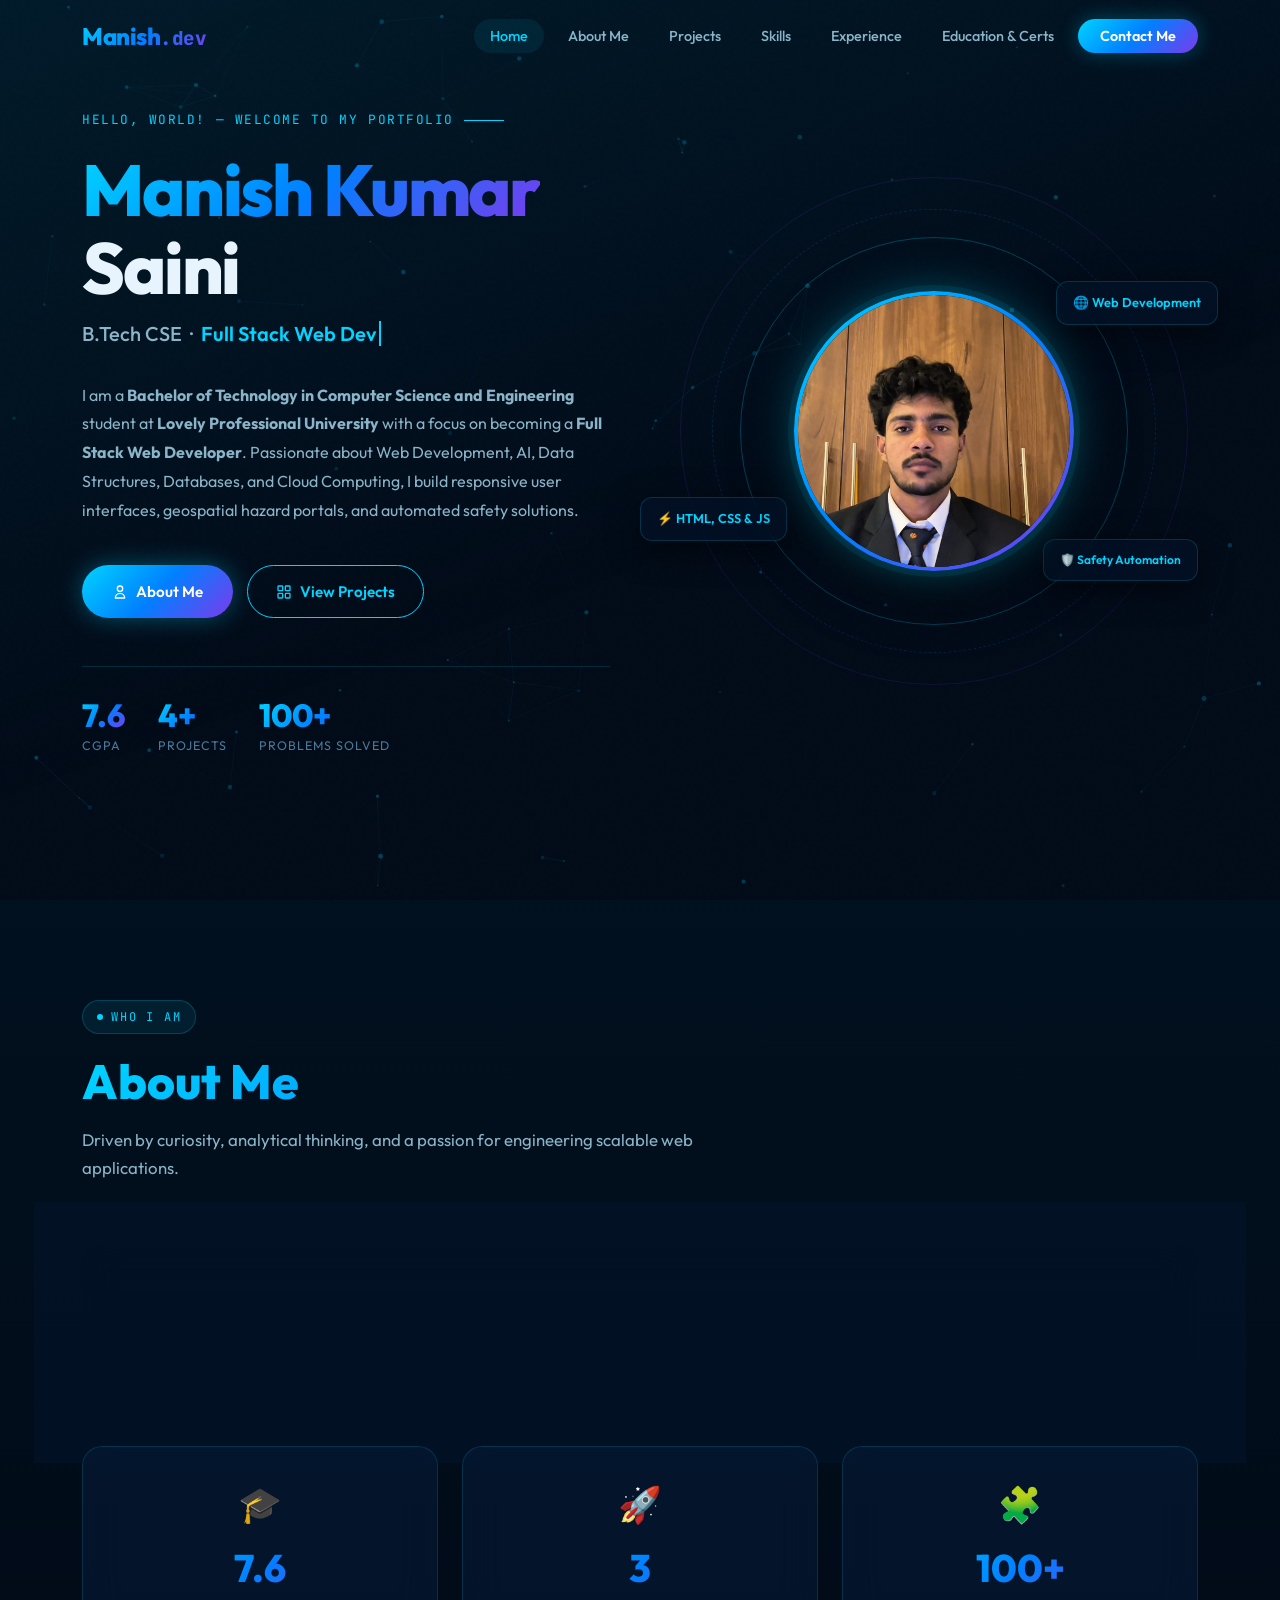
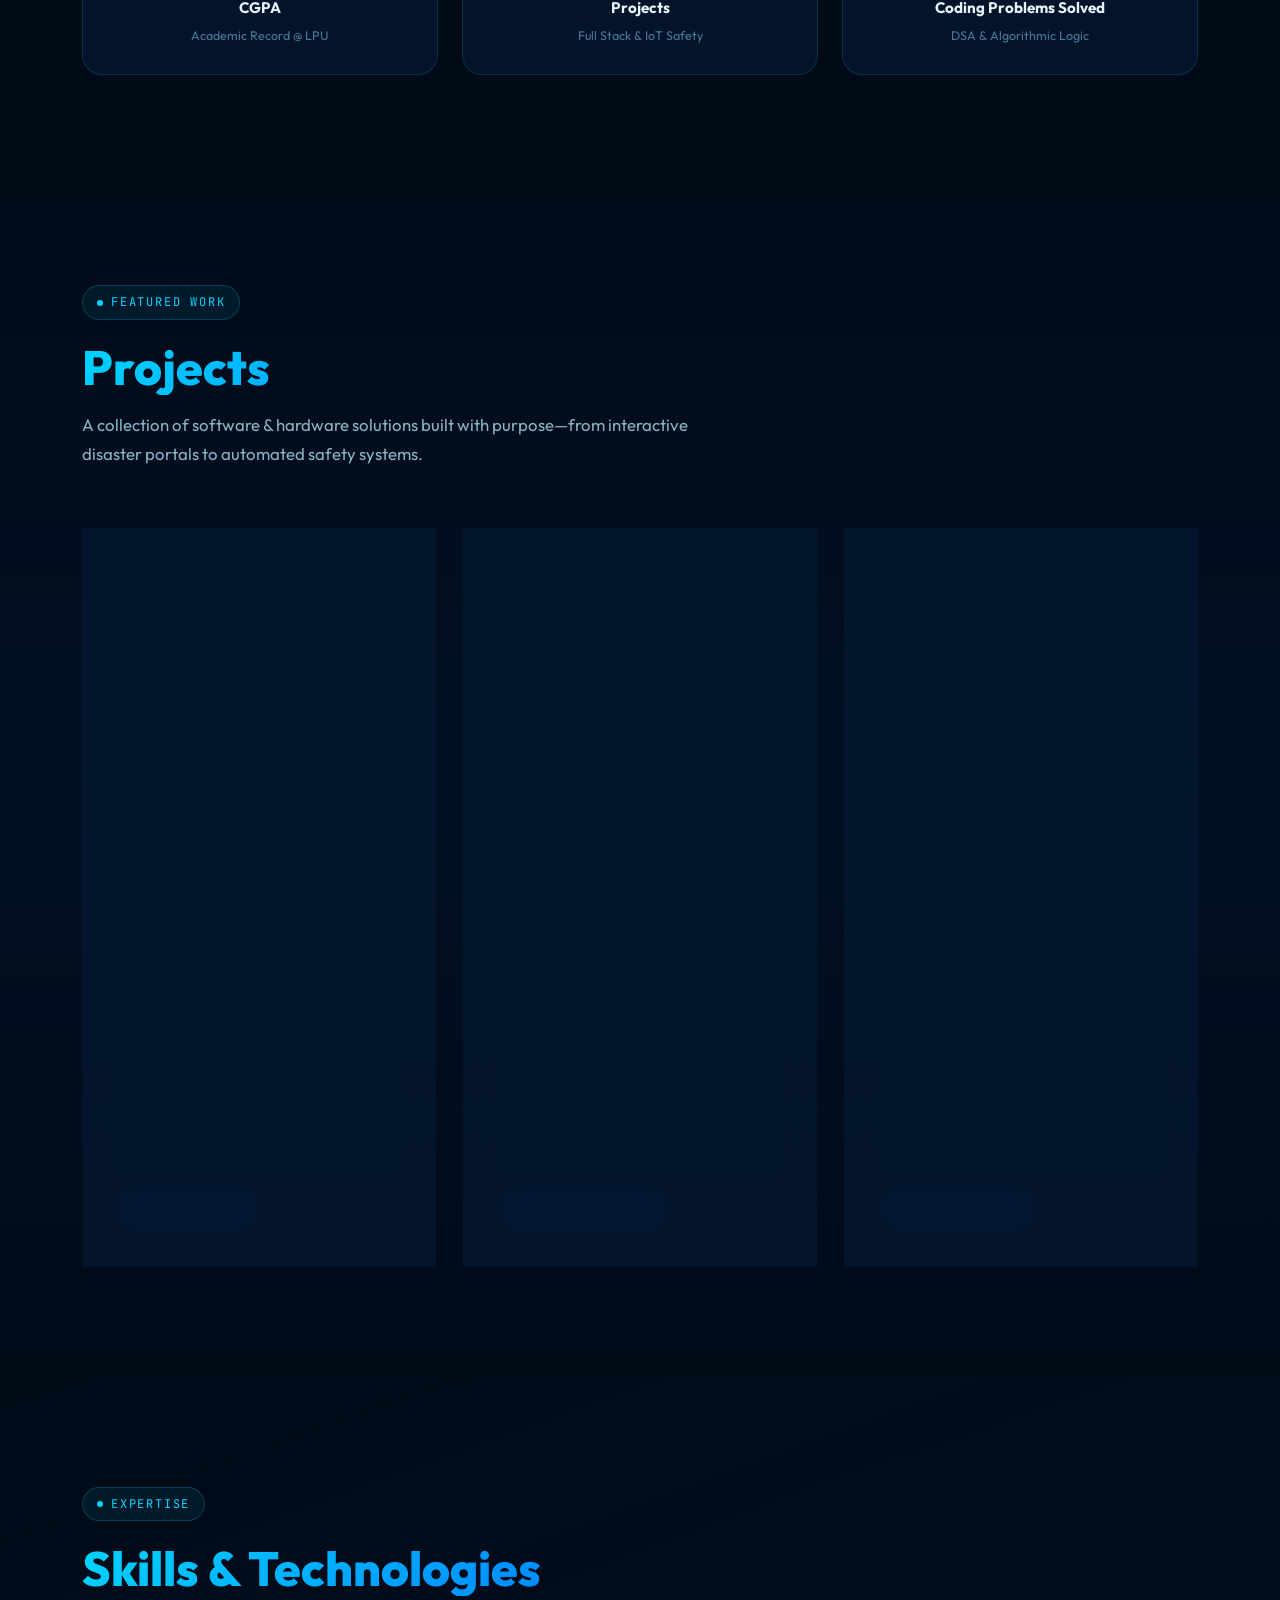
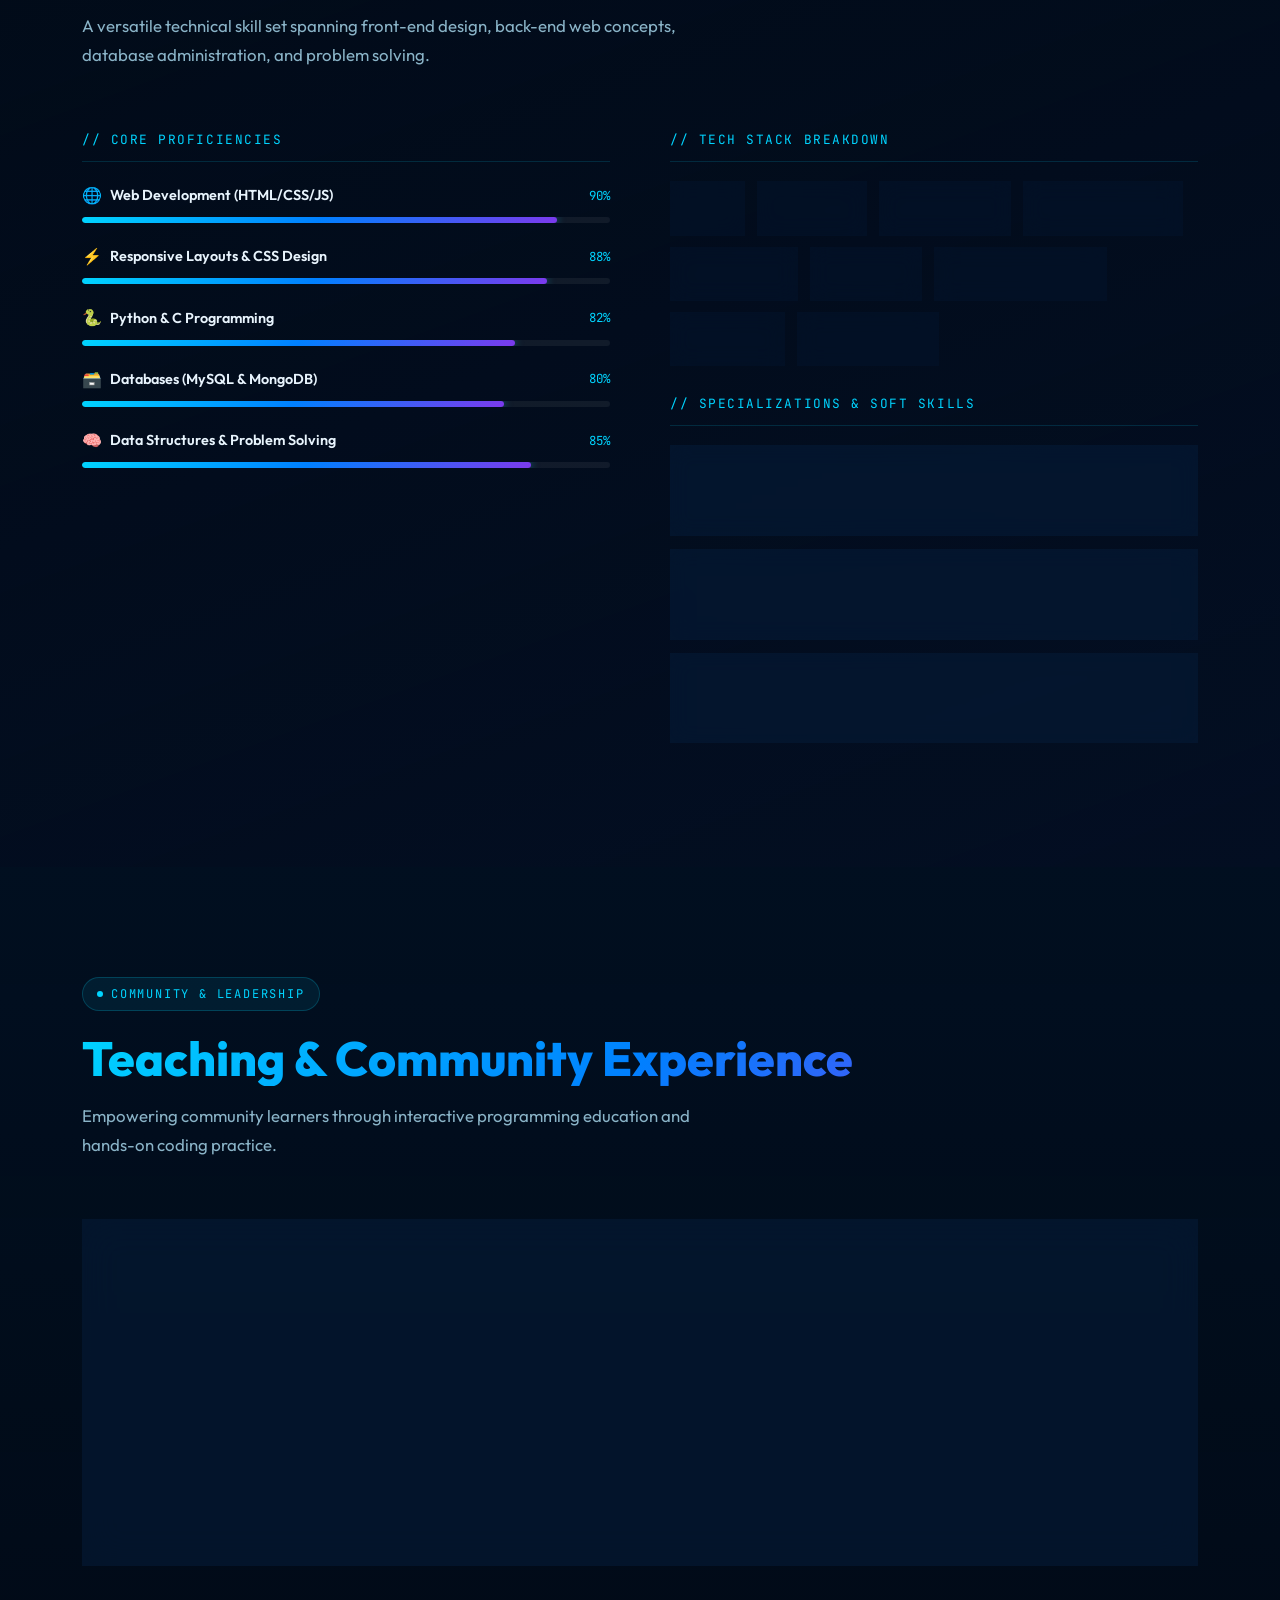
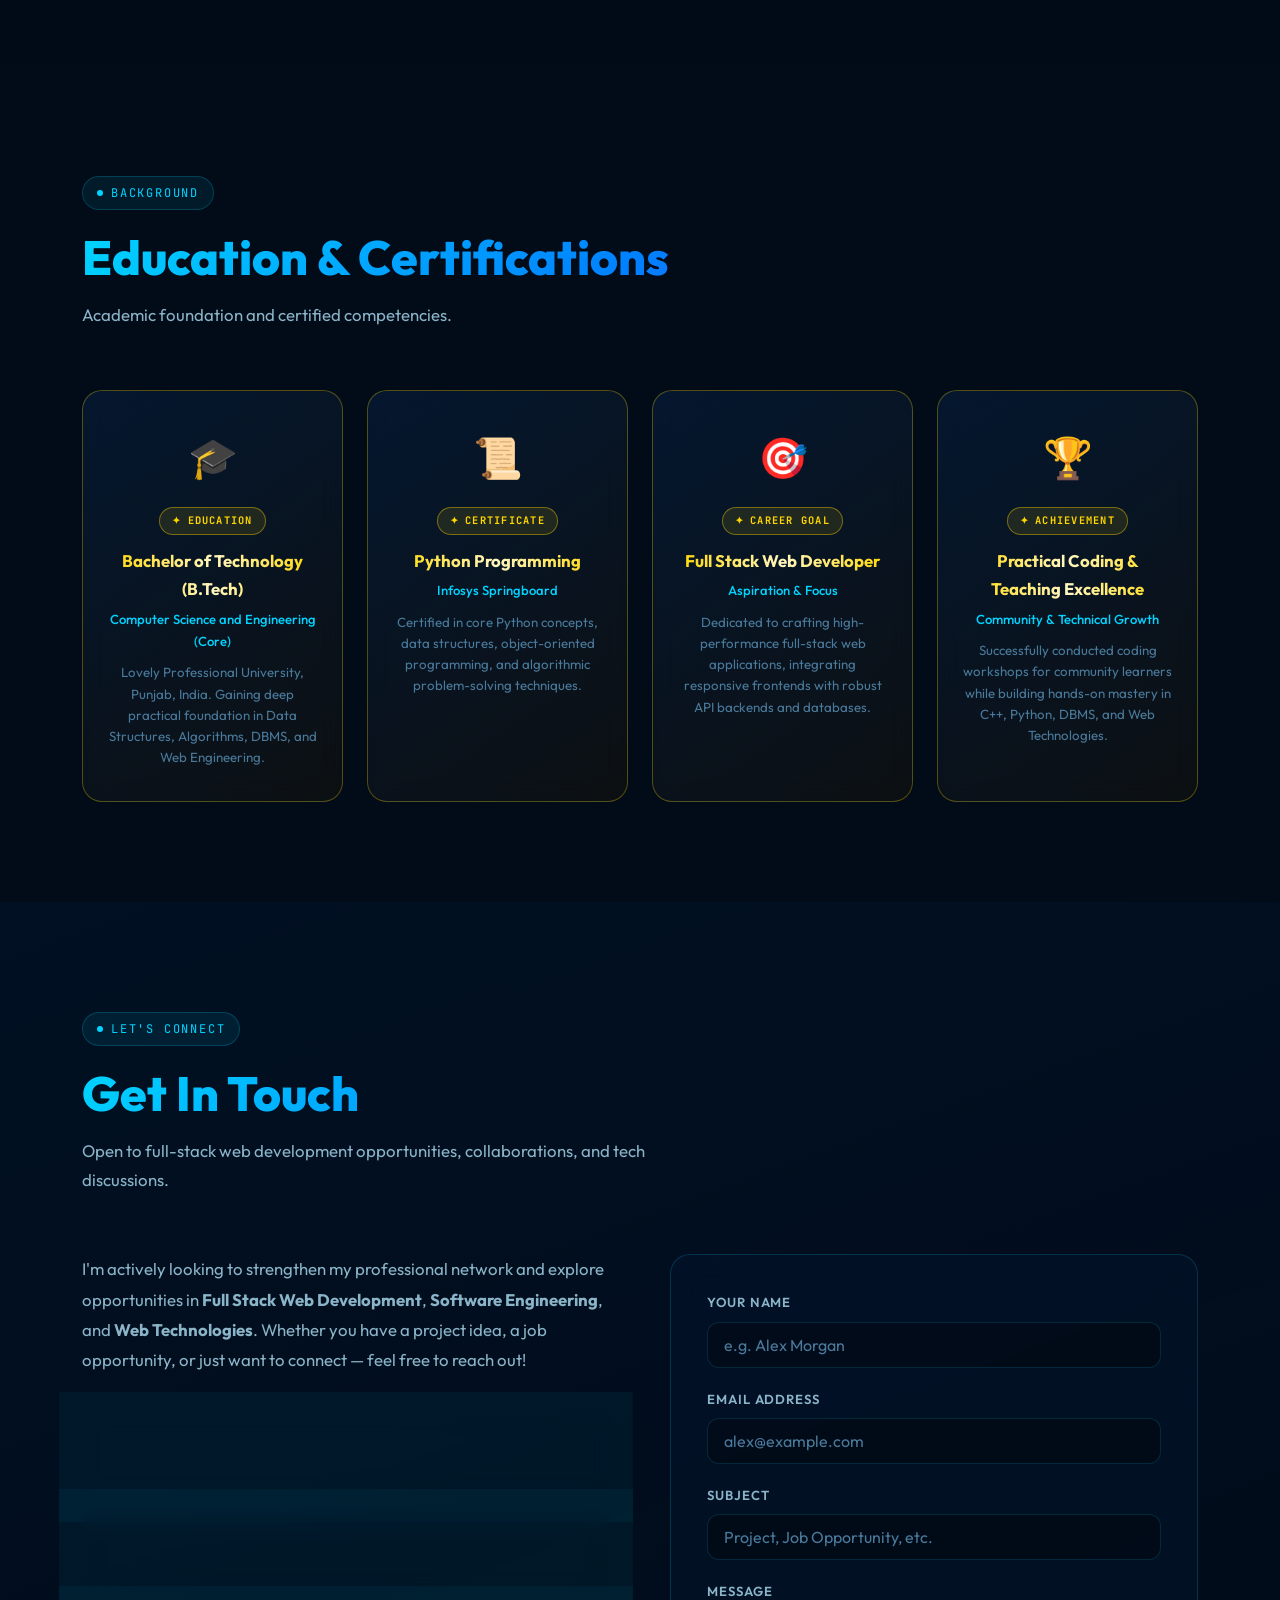
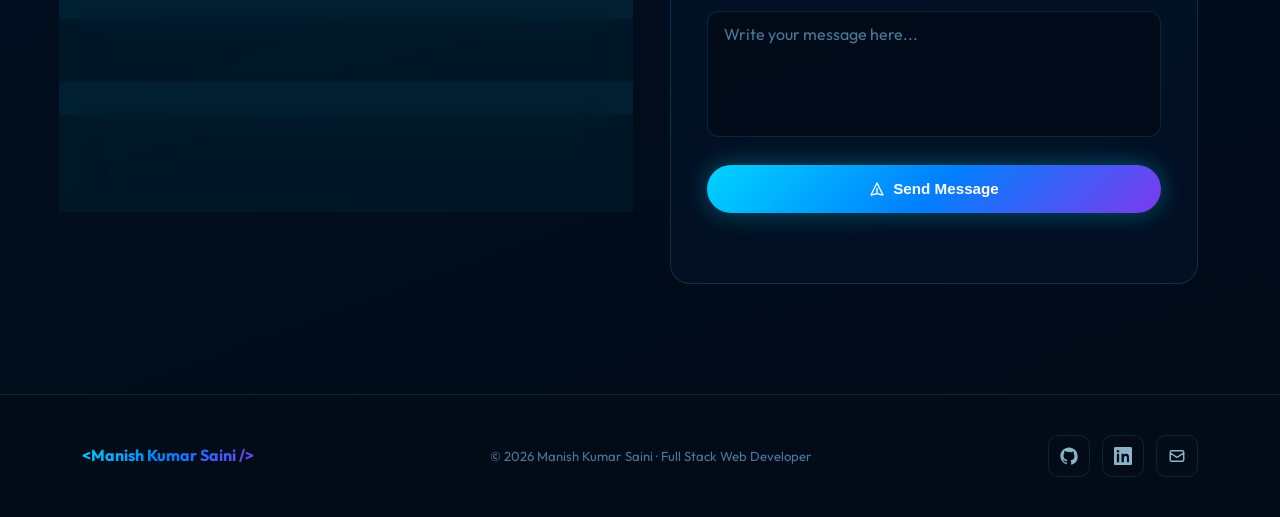
<file: index.html>
<!DOCTYPE html>
<html lang="en">
<head>
  <meta charset="UTF-8" />
  <meta name="viewport" content="width=device-width, initial-scale=1.0" />
  <meta name="description" content="Manish Kumar Saini – Full Stack Web Developer & B.Tech CSE Student at Lovely Professional University. Portfolio showcasing projects in HTML/CSS, JavaScript, Web Development, and IoT Safety Automation." />
  <meta name="keywords" content="Manish Kumar Saini, Portfolio, Full Stack Web Developer, B.Tech CSE, Lovely Professional University, HTML, CSS, JavaScript, Web Development" />
  <meta name="author" content="Manish Kumar Saini" />
  <meta property="og:title" content="Manish Kumar Saini | Full Stack Web Developer Portfolio" />
  <meta property="og:description" content="Portfolio of Manish Kumar Saini – B.Tech CSE Student & Full Stack Web Developer." />
  <title>Manish Kumar Saini | Full Stack Web Developer</title>
  <link rel="stylesheet" href="style.css" />
  <link rel="preconnect" href="https://fonts.googleapis.com" />
  <link rel="preconnect" href="https://fonts.gstatic.com" crossorigin />
  <link href="https://fonts.googleapis.com/css2?family=Outfit:wght@300;400;500;600;700;800&family=JetBrains+Mono:wght@400;500&display=swap" rel="stylesheet" />
</head>
<body>

  <!-- Animated Particle Canvas -->
  <canvas id="bg-canvas"></canvas>

  <!-- ==================== NAVBAR ==================== -->
  <nav id="navbar">
    <div class="container nav-inner">
      <a href="#home" class="nav-logo" id="nav-logo">Manish<span>.dev</span></a>
      <ul class="nav-links" id="nav-links">
        <li><a href="#home" id="nav-home" class="active">Home</a></li>
        <li><a href="#about" id="nav-about">About Me</a></li>
        <li><a href="#projects" id="nav-projects">Projects</a></li>
        <li><a href="#skills" id="nav-skills">Skills</a></li>
        <li><a href="#experience" id="nav-experience">Experience</a></li>
        <li><a href="#education" id="nav-education">Education & Certs</a></li>
        <li><a href="#contact" id="nav-contact" class="nav-cta">Contact Me</a></li>
      </ul>
      <div class="nav-hamburger" id="hamburger" aria-label="Toggle menu" role="button" tabindex="0">
        <span></span><span></span><span></span>
      </div>
    </div>
  </nav>

  <!-- ==================== HERO / HOME ==================== -->
  <section id="home">
    <div class="hero-bg-image" aria-hidden="true"></div>
    <div class="container hero-inner">

      <!-- LEFT: Text -->
      <div class="hero-content">
        <div class="hero-eyebrow">Hello, World! — Welcome to my Portfolio</div>

        <h1 class="hero-name">
          <span class="gradient-text">Manish Kumar</span><br />Saini
        </h1>

        <p class="hero-title-line">
          B.Tech CSE &nbsp;·&nbsp; <span class="typed-text" id="typed-role">Full Stack Web Developer</span>
        </p>

        <p class="hero-desc">
          I am a <strong>Bachelor of Technology in Computer Science and Engineering</strong> student at <strong>Lovely Professional University</strong> with a focus on becoming a <strong>Full Stack Web Developer</strong>. Passionate about Web Development, AI, Data Structures, Databases, and Cloud Computing, I build responsive user interfaces, geospatial hazard portals, and automated safety solutions.
        </p>

        <div class="hero-actions">
          <a href="#about" class="btn-primary" id="hero-view-about">
            <svg width="16" height="16" fill="none" viewBox="0 0 24 24" stroke="currentColor" stroke-width="2"><path stroke-linecap="round" stroke-linejoin="round" d="M16 7a4 4 0 11-8 0 4 4 0 018 0zM12 14a7 7 0 00-7 7h14a7 7 0 00-7-7z"/></svg>
            About Me
          </a>
          <a href="#projects" class="btn-secondary" id="hero-view-projects">
            <svg width="16" height="16" fill="none" viewBox="0 0 24 24" stroke="currentColor" stroke-width="2"><rect x="3" y="3" width="7" height="7" rx="1"/><rect x="14" y="3" width="7" height="7" rx="1"/><rect x="3" y="14" width="7" height="7" rx="1"/><rect x="14" y="14" width="7" height="7" rx="1"/></svg>
            View Projects
          </a>
        </div>

        <div class="hero-stats">
          <div class="stat-item">
            <div class="stat-number">7.6</div>
            <div class="stat-label">CGPA</div>
          </div>
          <div class="stat-item">
            <div class="stat-number" id="stat-projects">3</div>
            <div class="stat-label">Projects</div>
          </div>
          <div class="stat-item">
            <div class="stat-number">100+</div>
            <div class="stat-label">Problems Solved</div>
          </div>
        </div>
      </div>

      <!-- RIGHT: Profile Photo -->
      <div class="hero-visual">
        <div class="profile-photo-wrapper">
          <div class="profile-ring profile-ring-1"></div>
          <div class="profile-ring profile-ring-2"></div>
          <div class="profile-ring profile-ring-3"></div>
          <div class="profile-img-container">
            <img src="profile.jpg" alt="Manish Kumar Saini" class="profile-img" />
          </div>
        </div>
        <div class="floating-badge fb1">🌐 Web Development</div>
        <div class="floating-badge fb2">⚡ HTML, CSS & JS</div>
        <div class="floating-badge fb3">🛡️ Safety Automation</div>
      </div>

    </div>
  </section>

  <!-- ==================== ABOUT ME ==================== -->
  <section id="about">
    <div class="container">
      <div class="reveal">
        <div class="section-tag">Who I Am</div>
        <h2 class="section-title">About Me</h2>
        <p class="section-sub">Driven by curiosity, analytical thinking, and a passion for engineering scalable web applications.</p>
      </div>

      <div class="about-wrapper">
        <!-- Main Bio Text -->
        <div class="about-content reveal reveal-delay-1">
          <p class="about-bio-text">
            I am a <strong>Bachelor of Technology in Computer Science and Engineering</strong> student at <strong>Lovely Professional University</strong> with a focus on becoming a <strong>Full Stack Web Developer</strong>. Passionate about <strong>Web Development</strong>, <strong>AI</strong>, <strong>Data Structures</strong>, <strong>Databases</strong>, and <strong>Cloud Computing</strong>, I build responsive user interfaces, geospatial hazard portals, and automated safety solutions.
          </p>
        </div>

        <!-- Metric Stat Tiles Grid -->
        <div class="about-tiles-grid reveal reveal-delay-2">

          <!-- Tile 1: CGPA -->
          <div class="about-tile-card" id="tile-cgpa">
            <div class="tile-glow-bg"></div>
            <div class="tile-icon">🎓</div>
            <div class="tile-number">7.6</div>
            <div class="tile-label">CGPA</div>
            <div class="tile-desc">Academic Record @ LPU</div>
          </div>

          <!-- Tile 2: Projects -->
          <div class="about-tile-card" id="tile-projects">
            <div class="tile-glow-bg"></div>
            <div class="tile-icon">🚀</div>
            <div class="tile-number">3</div>
            <div class="tile-label">Projects</div>
            <div class="tile-desc">Full Stack & IoT Safety</div>
          </div>

          <!-- Tile 3: Coding Problems Solved -->
          <div class="about-tile-card" id="tile-problems">
            <div class="tile-glow-bg"></div>
            <div class="tile-icon">🧩</div>
            <div class="tile-number">100+</div>
            <div class="tile-label">Coding Problems Solved</div>
            <div class="tile-desc">DSA & Algorithmic Logic</div>
          </div>

        </div>
      </div>
    </div>
  </section>

  <!-- ==================== PROJECTS ==================== -->
  <section id="projects">
    <div class="container">
      <div class="reveal">
        <div class="section-tag">Featured Work</div>
        <h2 class="section-title">Projects</h2>
        <p class="section-sub">A collection of software & hardware solutions built with purpose—from interactive disaster portals to automated safety systems.</p>
      </div>

      <div class="projects-grid">

        <!-- Project 1: Disaster Portal -->
        <div class="project-card reveal reveal-delay-1" id="project-disaster">
          <div class="project-header-meta">
            <span class="project-date">Feb 2026 – Mar 2026</span>
          </div>
          <div class="project-icon icon-cyan">🌊</div>
          <div class="project-tags">
            <span class="tag">HTML5</span>
            <span class="tag">CSS3</span>
            <span class="tag">JavaScript</span>
            <span class="tag">Leaflet Maps</span>
            <span class="tag">Weather & Disaster APIs</span>
          </div>
          <h3 class="project-title">Disaster Risk Management Portal</h3>
          <ul class="project-bullet-list">
            <li>Engineered an interactive disaster management portal providing real-time hazard mapping, risk assessment, and emergency protocols.</li>
            <li>Built responsive geospatial visualization layers for flood, earthquake, and cyclone tracking to enhance community preparedness.</li>
            <li>Designed an intuitive advisory interface featuring active emergency helplines, safety checklists, and evacuation zone maps.</li>
          </ul>
          <div class="project-links">
            <a href="https://github.com/manishsaini954635-wq" target="_blank" rel="noopener noreferrer" class="proj-link" id="proj1-demo">
              <svg width="14" height="14" fill="none" viewBox="0 0 24 24" stroke="currentColor" stroke-width="2"><path stroke-linecap="round" stroke-linejoin="round" d="M10 6H6a2 2 0 00-2 2v10a2 2 0 002 2h10a2 2 0 002-2v-4M14 4h6m0 0v6m0-6L10 14"/></svg>
              Live Demo
            </a>
          </div>
        </div>

        <!-- Project 2: LPG Gas Leakage -->
        <div class="project-card reveal reveal-delay-2" id="project-lpg">
          <div class="project-header-meta">
            <span class="project-date">Hardware & Automation</span>
          </div>
          <div class="project-icon icon-blue">🔥</div>
          <div class="project-tags">
            <span class="tag">Arduino</span>
            <span class="tag">C / C++</span>
            <span class="tag">Gas Sensors</span>
            <span class="tag">Flame Sensors</span>
            <span class="tag">Automation</span>
          </div>
          <h3 class="project-title">LPG Gas Leakage & Flame Detection with Automatic Shut-off System</h3>
          <ul class="project-bullet-list">
            <li>Developed an Arduino-based safety system to detect gas leakage and flame conditions and automatically control the gas supply.</li>
            <li>Worked on system design, sensor integration, automation logic, and safety features for instant hazard mitigation.</li>
            <li>Configured automated alarm and valve shut-off mechanisms to prevent fire accidents in residential and industrial environments.</li>
          </ul>
          <div class="project-links">
            <a href="https://github.com/manishsaini954635-wq" target="_blank" rel="noopener noreferrer" class="proj-link" id="proj2-code">
              <svg width="14" height="14" fill="none" viewBox="0 0 24 24" stroke="currentColor" stroke-width="2"><path stroke-linecap="round" stroke-linejoin="round" d="M10 20l4-16m4 4l4 4-4 4M6 16l-4-4 4-4"/></svg>
              Project Details
            </a>
          </div>
        </div>

        <!-- Project 3: Portfolio & Web Development -->
        <div class="project-card reveal reveal-delay-3" id="project-portfolio">
          <div class="project-header-meta">
            <span class="project-date">Web Development</span>
          </div>
          <div class="project-icon icon-purple">⚡</div>
          <div class="project-tags">
            <span class="tag">HTML5</span>
            <span class="tag">CSS3</span>
            <span class="tag">JavaScript</span>
            <span class="tag">UI/UX</span>
            <span class="tag">Responsive</span>
          </div>
          <h3 class="project-title">Portfolio / Web Development Projects</h3>
          <ul class="project-bullet-list">
            <li>Worked on web-development concepts using HTML, CSS, and JavaScript, focusing on responsive layouts, user interfaces, and practical problem solving.</li>
            <li>Designed clean, component-driven layouts featuring CSS animations, particle effects, interactive cards, and mobile responsiveness.</li>
            <li>Applied modern frontend design patterns to transform complex requirements into fast, accessible web interfaces.</li>
          </ul>
          <div class="project-links">
            <a href="https://github.com/manishsaini954635-wq" target="_blank" rel="noopener noreferrer" class="proj-link" id="proj3-code">
              <svg width="14" height="14" fill="none" viewBox="0 0 24 24" stroke="currentColor" stroke-width="2"><path stroke-linecap="round" stroke-linejoin="round" d="M10 20l4-16m4 4l4 4-4 4M6 16l-4-4 4-4"/></svg>
              Source Code
            </a>
          </div>
        </div>

      </div>
    </div>
  </section>

  <!-- ==================== SKILLS ==================== -->
  <section id="skills">
    <div class="container">
      <div class="reveal">
        <div class="section-tag">Expertise</div>
        <h2 class="section-title">Skills & Technologies</h2>
        <p class="section-sub">A versatile technical skill set spanning front-end design, back-end web concepts, database administration, and problem solving.</p>
      </div>

      <div class="skills-layout">

        <!-- Left: Skill Bars -->
        <div class="reveal reveal-delay-1">
          <p class="skill-category-title">// Core Proficiencies</p>

          <div class="skill-bar-item">
            <div class="skill-bar-header">
              <span class="skill-name"><span class="skill-icon">🌐</span>Web Development (HTML/CSS/JS)</span>
              <span class="skill-pct">90%</span>
            </div>
            <div class="skill-track"><div class="skill-fill" data-width="90"></div></div>
          </div>

          <div class="skill-bar-item">
            <div class="skill-bar-header">
              <span class="skill-name"><span class="skill-icon">⚡</span>Responsive Layouts & CSS Design</span>
              <span class="skill-pct">88%</span>
            </div>
            <div class="skill-track"><div class="skill-fill" data-width="88"></div></div>
          </div>

          <div class="skill-bar-item">
            <div class="skill-bar-header">
              <span class="skill-name"><span class="skill-icon">🐍</span>Python & C Programming</span>
              <span class="skill-pct">82%</span>
            </div>
            <div class="skill-track"><div class="skill-fill" data-width="82"></div></div>
          </div>

          <div class="skill-bar-item">
            <div class="skill-bar-header">
              <span class="skill-name"><span class="skill-icon">🗃️</span>Databases (MySQL & MongoDB)</span>
              <span class="skill-pct">80%</span>
            </div>
            <div class="skill-track"><div class="skill-fill" data-width="80"></div></div>
          </div>

          <div class="skill-bar-item">
            <div class="skill-bar-header">
              <span class="skill-name"><span class="skill-icon">🧠</span>Data Structures & Problem Solving</span>
              <span class="skill-pct">85%</span>
            </div>
            <div class="skill-track"><div class="skill-fill" data-width="85"></div></div>
          </div>
        </div>

        <!-- Right: Tech Stack + Certs -->
        <div class="reveal reveal-delay-2">
          <p class="skill-category-title">// Tech Stack Breakdown</p>
          <div class="tech-cloud">
            <div class="tech-pill"><span class="pill-icon">💻</span> C</div>
            <div class="tech-pill"><span class="pill-icon">🐍</span> Python</div>
            <div class="tech-pill"><span class="pill-icon">📜</span> JavaScript</div>
            <div class="tech-pill"><span class="pill-icon">🎨</span> HTML5 & CSS3</div>
            <div class="tech-pill"><span class="pill-icon">🍃</span> MongoDB</div>
            <div class="tech-pill"><span class="pill-icon">🐬</span> MySQL</div>
            <div class="tech-pill"><span class="pill-icon">🗺️</span> Leaflet Maps API</div>
            <div class="tech-pill"><span class="pill-icon">🤖</span> Arduino</div>
            <div class="tech-pill"><span class="pill-icon">🐙</span> Git & GitHub</div>
          </div>

          <br />
          <p class="skill-category-title">// Specializations & Soft Skills</p>
          <div class="cert-card" id="domain-web">
            <div class="cert-icon">💻</div>
            <div>
              <div class="cert-name">Full-Stack Web Development</div>
              <div class="cert-issuer">Frontend Design · Dynamic Interfaces · Geospatial Portals</div>
            </div>
          </div>
          <div class="cert-card" id="domain-soft">
            <div class="cert-icon">🤝</div>
            <div>
              <div class="cert-name">Soft Skills & Leadership</div>
              <div class="cert-issuer">Problem-Solving · Teamwork · Adaptability · Communication</div>
            </div>
          </div>
          <div class="cert-card" id="domain-interests">
            <div class="cert-icon">🚀</div>
            <div>
              <div class="cert-name">Technical Interests</div>
              <div class="cert-issuer">Web Development · Artificial Intelligence · Cloud Computing</div>
            </div>
          </div>
        </div>

      </div>
    </div>
  </section>

  <!-- ==================== EXPERIENCE ==================== -->
  <section id="experience">
    <div class="container">
      <div class="reveal">
        <div class="section-tag">Community & Leadership</div>
        <h2 class="section-title">Teaching & Community Experience</h2>
        <p class="section-sub">Empowering community learners through interactive programming education and hands-on coding practice.</p>
      </div>

      <div class="experience-card reveal reveal-delay-1">
        <div class="exp-header">
          <div>
            <h3 class="exp-role">Python Programming Educator / Mentor</h3>
            <div class="exp-company">Community Development Project</div>
          </div>
          <div class="exp-badge">Community Project</div>
        </div>
        <div class="exp-title-sub">Python Programming Fundamentals and Basic Problem Solving for Community Learners</div>
        <p class="exp-desc">
          Conducted student teaching sessions covering Python fundamentals and basic problem-solving. Delivered practical coding activities and exercises during the Community Development Project, helping learners gain confidence in logic building and software basics.
        </p>
        <div class="exp-highlights">
          <div class="exp-highlight-item">
            <span class="exp-icon">✨</span>
            <span>Completed practical teaching and coding sessions as part of the Community Development Project.</span>
          </div>
          <div class="exp-highlight-item">
            <span class="exp-icon">✨</span>
            <span>Developed practical programming knowledge through hands-on C++, Python, Data Structures, DBMS, and Web Development learning.</span>
          </div>
        </div>
      </div>
    </div>
  </section>

  <!-- ==================== EDUCATION & ACHIEVEMENTS ==================== -->
  <section id="education">
    <div class="container">
      <div class="reveal">
        <div class="section-tag">Background</div>
        <h2 class="section-title">Education & Certifications</h2>
        <p class="section-sub">Academic foundation and certified competencies.</p>
      </div>

      <div class="achievements-row">

        <!-- Education Card -->
        <div class="ach-card reveal reveal-delay-1" id="ach-edu">
          <div class="ach-emoji">🎓</div>
          <div class="ach-badge">Education</div>
          <div class="ach-title">Bachelor of Technology (B.Tech)</div>
          <div class="ach-subtitle">Computer Science and Engineering (Core)</div>
          <div class="ach-desc">Lovely Professional University, Punjab, India. Gaining deep practical foundation in Data Structures, Algorithms, DBMS, and Web Engineering.</div>
        </div>

        <!-- Certificate Card -->
        <div class="ach-card reveal reveal-delay-2" id="ach-cert">
          <div class="ach-emoji">📜</div>
          <div class="ach-badge">Certificate</div>
          <div class="ach-title">Python Programming</div>
          <div class="ach-subtitle">Infosys Springboard</div>
          <div class="ach-desc">Certified in core Python concepts, data structures, object-oriented programming, and algorithmic problem-solving techniques.</div>
        </div>

        <!-- Goal Card -->
        <div class="ach-card reveal reveal-delay-3" id="ach-goal">
          <div class="ach-emoji">🎯</div>
          <div class="ach-badge">Career Goal</div>
          <div class="ach-title">Full Stack Web Developer</div>
          <div class="ach-subtitle">Aspiration & Focus</div>
          <div class="ach-desc">Dedicated to crafting high-performance full-stack web applications, integrating responsive frontends with robust API backends and databases.</div>
        </div>

        <!-- Achievements Card -->
        <div class="ach-card reveal reveal-delay-4" id="ach-practical">
          <div class="ach-emoji">🏆</div>
          <div class="ach-badge">Achievement</div>
          <div class="ach-title">Practical Coding & Teaching Excellence</div>
          <div class="ach-subtitle">Community & Technical Growth</div>
          <div class="ach-desc">Successfully conducted coding workshops for community learners while building hands-on mastery in C++, Python, DBMS, and Web Technologies.</div>
        </div>

      </div>
    </div>
  </section>

  <!-- ==================== CONTACT ==================== -->
  <section id="contact">
    <div class="container">
      <div class="reveal">
        <div class="section-tag">Let's Connect</div>
        <h2 class="section-title">Get In Touch</h2>
        <p class="section-sub">Open to full-stack web development opportunities, collaborations, and tech discussions.</p>
      </div>

      <div class="contact-wrapper">

        <!-- Left: Info -->
        <div class="contact-info reveal reveal-delay-1">
          <p class="tagline">
            I'm actively looking to strengthen my professional network and explore opportunities in <strong>Full Stack Web Development</strong>, <strong>Software Engineering</strong>, and <strong>Web Technologies</strong>. Whether you have a project idea, a job opportunity, or just want to connect — feel free to reach out!
          </p>

          <div class="contact-links">
            <a href="mailto:manishsaini954635@gmail.com" class="contact-link-item" id="contact-email">
              <div class="contact-link-icon">📧</div>
              <div class="contact-link-info">
                <div class="contact-link-label">Email Address</div>
                <div class="contact-link-value">manishsaini954635@gmail.com</div>
              </div>
              <span class="contact-link-arrow">→</span>
            </a>

            <a href="tel:+919631829088" class="contact-link-item" id="contact-mobile">
              <div class="contact-link-icon">📱</div>
              <div class="contact-link-info">
                <div class="contact-link-label">Mobile Number</div>
                <div class="contact-link-value">+91 9631829088</div>
              </div>
              <span class="contact-link-arrow">→</span>
            </a>

            <a href="https://github.com/manishsaini954635-wq" target="_blank" rel="noopener noreferrer" class="contact-link-item" id="contact-github">
              <div class="contact-link-icon">🐙</div>
              <div class="contact-link-info">
                <div class="contact-link-label">GitHub</div>
                <div class="contact-link-value">github.com/manishsaini954635-wq</div>
              </div>
              <span class="contact-link-arrow">→</span>
            </a>

            <a href="https://www.linkedin.com/in/manish-saini-7003ba39b" target="_blank" rel="noopener noreferrer" class="contact-link-item" id="contact-linkedin">
              <div class="contact-link-icon">💼</div>
              <div class="contact-link-info">
                <div class="contact-link-label">LinkedIn</div>
                <div class="contact-link-value">linkedin.com/in/manish-saini-7003ba39b</div>
              </div>
              <span class="contact-link-arrow">→</span>
            </a>

          </div>
        </div>

        <!-- Right: Form -->
        <form class="contact-form reveal reveal-delay-2" id="contact-form" onsubmit="handleFormSubmit(event)">
          <div class="form-group">
            <label for="form-name">Your Name</label>
            <input type="text" id="form-name" placeholder="e.g. Alex Morgan" required />
          </div>
          <div class="form-group">
            <label for="form-email">Email Address</label>
            <input type="email" id="form-email" placeholder="alex@example.com" required />
          </div>
          <div class="form-group">
            <label for="form-subject">Subject</label>
            <input type="text" id="form-subject" placeholder="Project, Job Opportunity, etc." required />
          </div>
          <div class="form-group">
            <label for="form-message">Message</label>
            <textarea id="form-message" rows="5" placeholder="Write your message here..." required></textarea>
          </div>
          <button type="submit" class="btn-primary" id="form-submit" style="width:100%; justify-content:center;">
            <svg width="16" height="16" fill="none" viewBox="0 0 24 24" stroke="currentColor" stroke-width="2"><path stroke-linecap="round" stroke-linejoin="round" d="M12 19l9 2-9-18-9 18 9-2zm0 0v-8"/></svg>
            Send Message
          </button>
          <p id="form-status" style="text-align:center; margin-top:14px; font-size:0.88rem; color:var(--color-accent-cyan); min-height:20px;"></p>
        </form>

      </div>
    </div>
  </section>

  <!-- ==================== FOOTER ==================== -->
  <footer>
    <div class="container footer-inner">
      <span class="footer-brand">&lt;Manish Kumar Saini /&gt;</span>
      <span class="footer-copy">© 2026 Manish Kumar Saini · Full Stack Web Developer</span>
      <div class="footer-socials">
        <a href="https://github.com/manishsaini954635-wq" target="_blank" rel="noopener noreferrer" class="social-btn" id="footer-github" title="GitHub">
          <svg width="18" height="18" fill="currentColor" viewBox="0 0 24 24"><path d="M12 .5C5.648.5.5 5.648.5 12c0 5.095 3.292 9.41 7.863 10.945.575.106.784-.25.784-.554 0-.274-.01-1.003-.016-1.968-3.196.695-3.872-1.54-3.872-1.54-.522-1.327-1.275-1.68-1.275-1.68-1.042-.712.08-.698.08-.698 1.15.081 1.757 1.18 1.757 1.18 1.023 1.753 2.684 1.246 3.338.953.104-.74.4-1.246.728-1.532-2.552-.29-5.234-1.276-5.234-5.68 0-1.255.448-2.28 1.183-3.085-.119-.29-.513-1.46.112-3.043 0 0 .964-.309 3.159 1.178A10.97 10.97 0 0112 6.74a10.97 10.97 0 012.877.387c2.193-1.487 3.155-1.178 3.155-1.178.628 1.583.233 2.753.114 3.043.737.805 1.182 1.83 1.182 3.085 0 4.415-2.686 5.387-5.247 5.671.413.356.78 1.058.78 2.133 0 1.54-.014 2.78-.014 3.16 0 .307.207.665.79.552A11.503 11.503 0 0023.5 12C23.5 5.648 18.352.5 12 .5z"/></svg>
        </a>
        <a href="https://www.linkedin.com/in/manish-saini-7003ba39b" target="_blank" rel="noopener noreferrer" class="social-btn" id="footer-linkedin" title="LinkedIn">
          <svg width="18" height="18" fill="currentColor" viewBox="0 0 24 24"><path d="M20.447 20.452H17.21v-5.569c0-1.328-.026-3.037-1.852-3.037-1.853 0-2.136 1.445-2.136 2.939v5.667H9.983V9h3.078v1.561h.045c.428-.812 1.472-1.668 3.03-1.668 3.24 0 3.838 2.134 3.838 4.91l-.003.037v6.612zM5.337 7.433a1.782 1.782 0 110-3.564 1.782 1.782 0 010 3.564zm1.54 13.019H3.795V9h3.082v11.452zM22.225 0H1.771C.79 0 0 .774 0 1.729v20.542C0 23.226.792 24 1.771 24h20.454C23.205 24 24 23.226 24 22.271V1.729C24 .774 23.205 0 22.225 0z"/></svg>
        </a>
        <a href="mailto:manishsaini954635@gmail.com" class="social-btn" id="footer-email" title="Email">
          <svg width="18" height="18" fill="none" viewBox="0 0 24 24" stroke="currentColor" stroke-width="2"><path stroke-linecap="round" stroke-linejoin="round" d="M3 8l7.89 5.26a2 2 0 002.22 0L21 8M5 19h14a2 2 0 002-2V7a2 2 0 00-2-2H5a2 2 0 00-2 2v10a2 2 0 002 2z"/></svg>
        </a>
      </div>
    </div>
  </footer>

  <script src="script.js"></script>
</body>
</html>
</file>
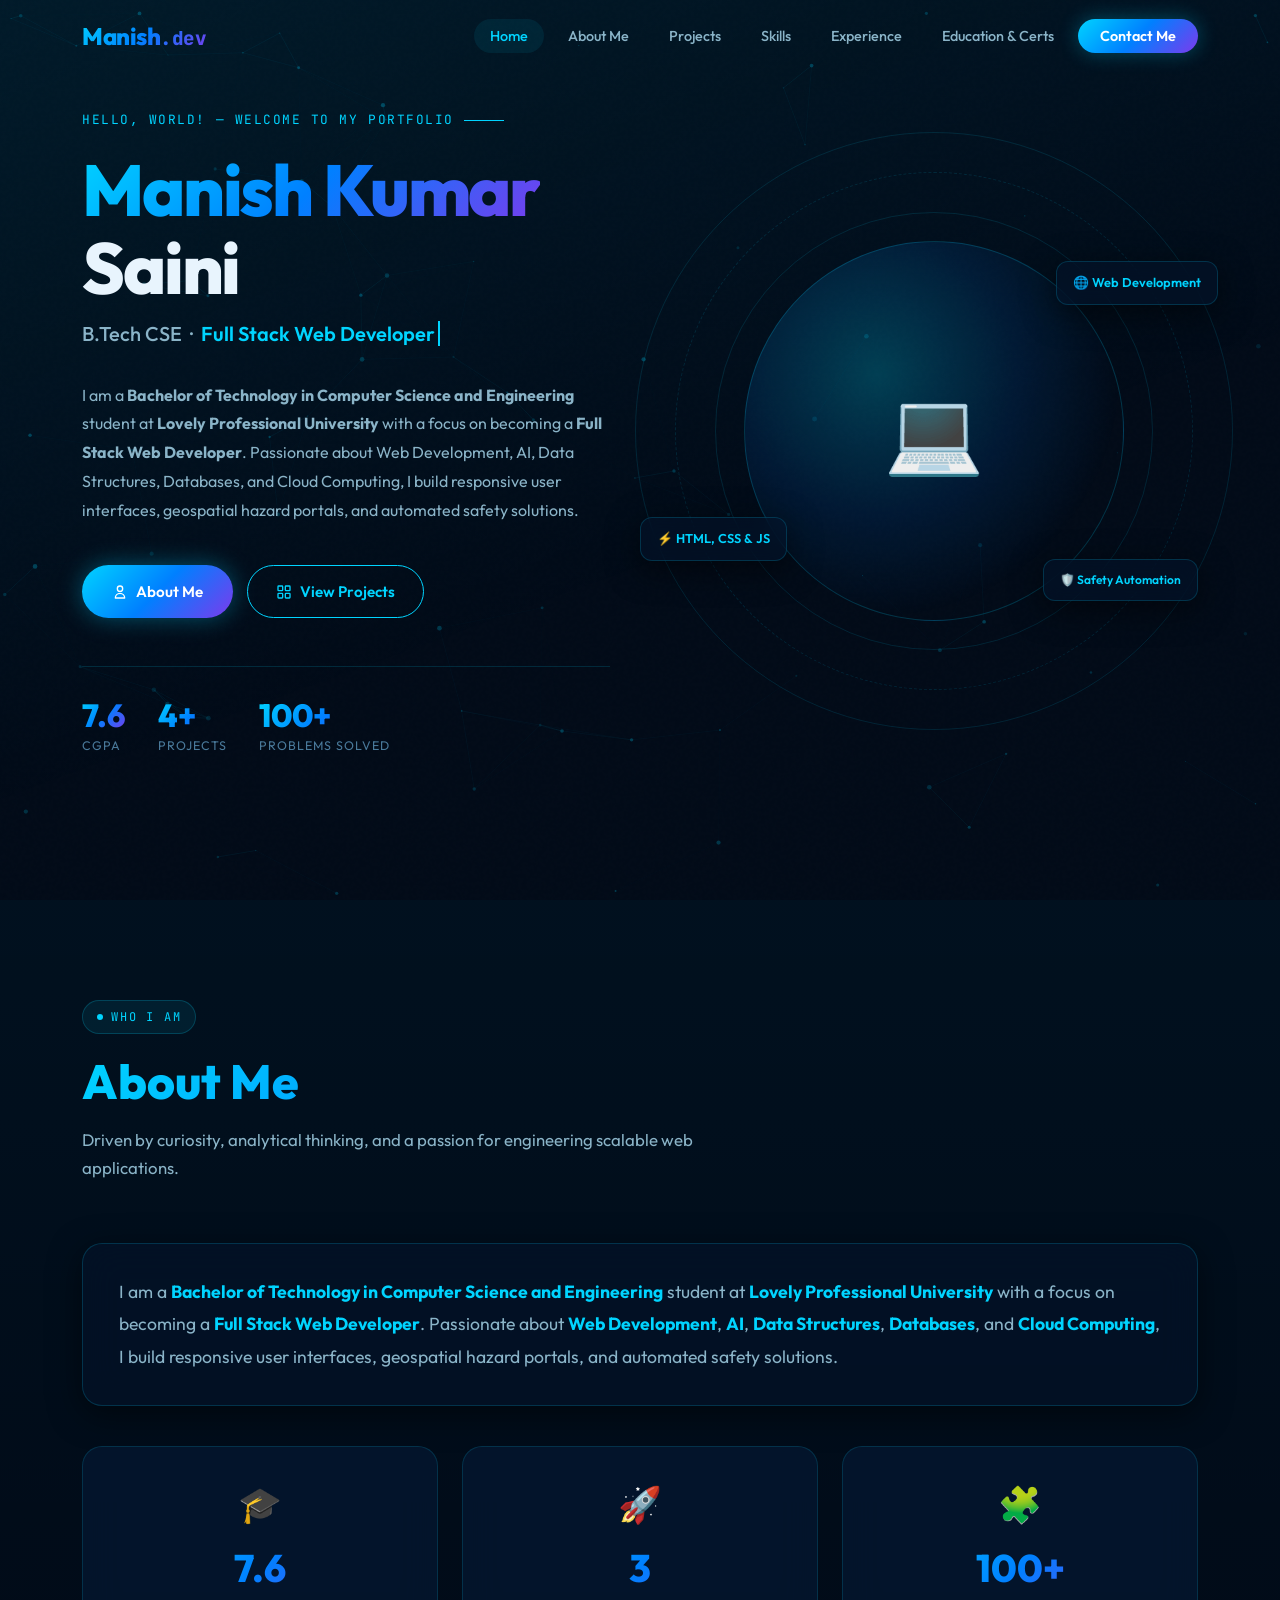
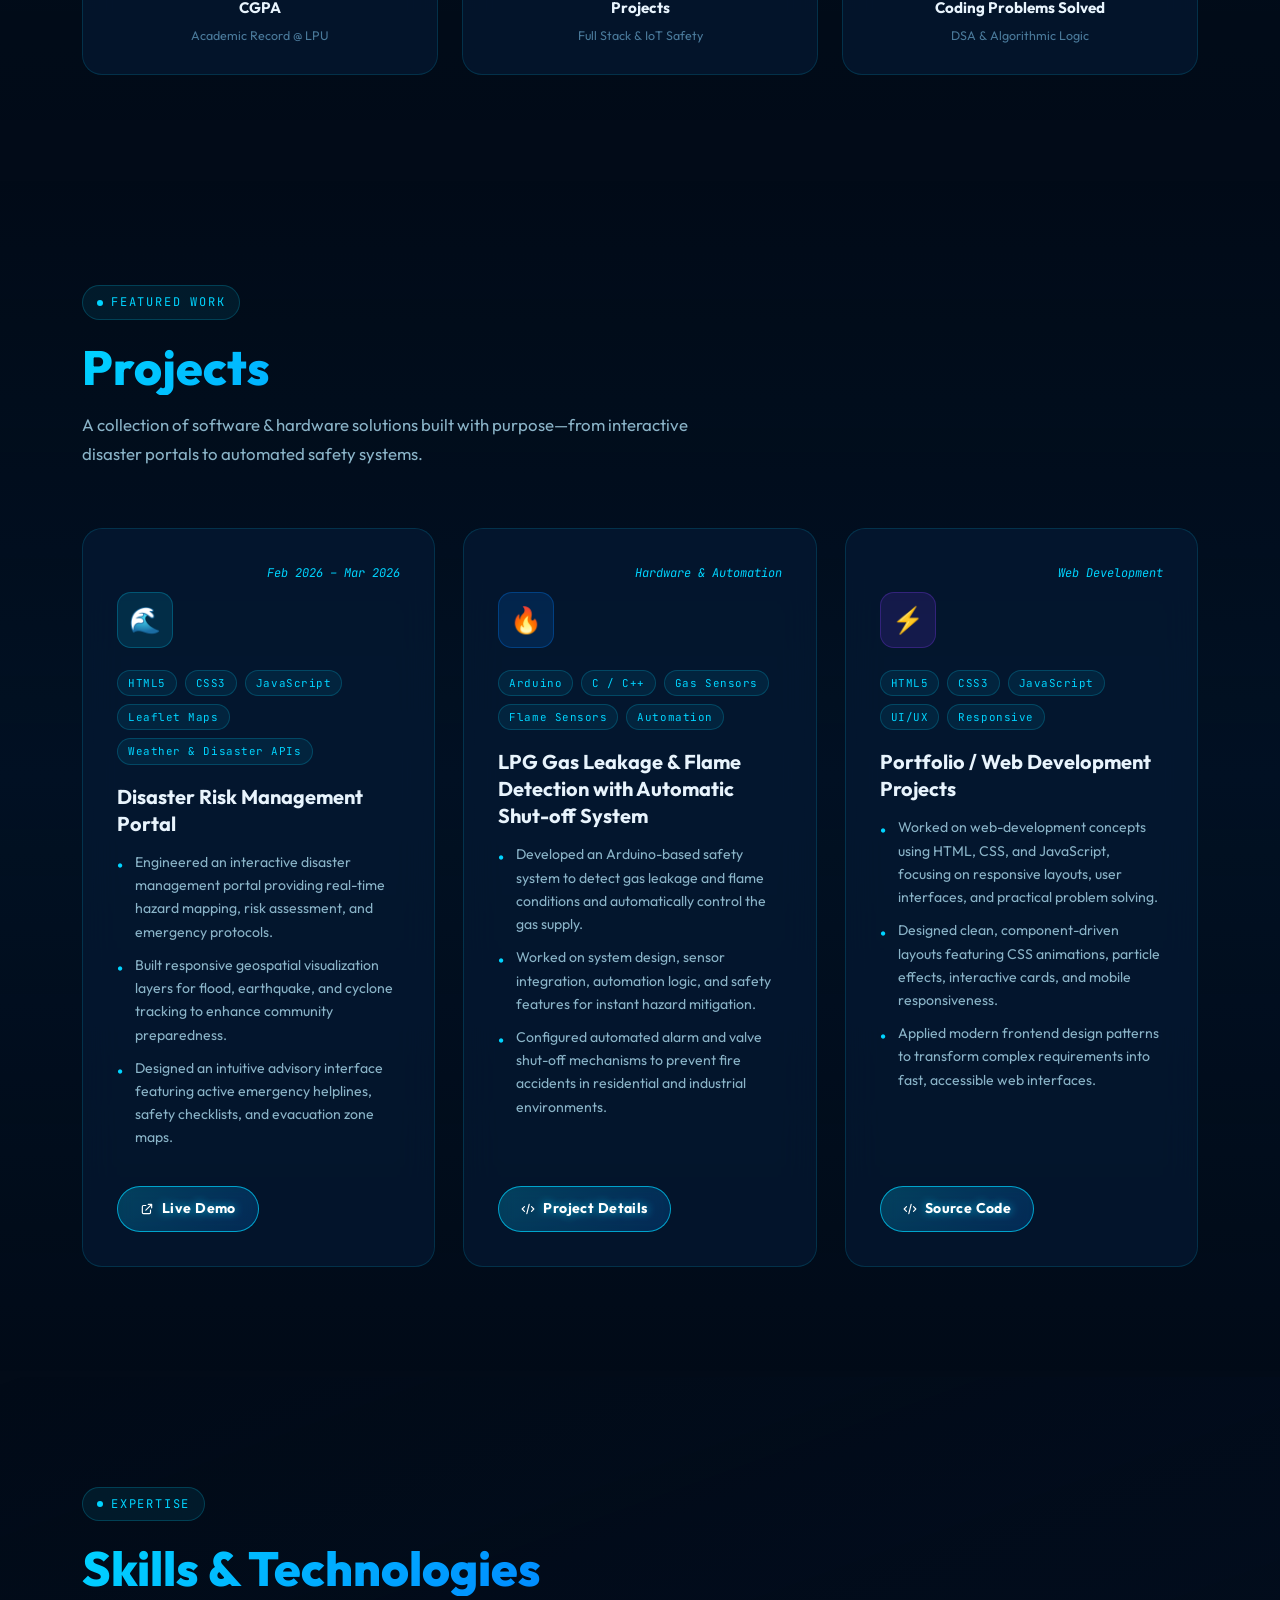
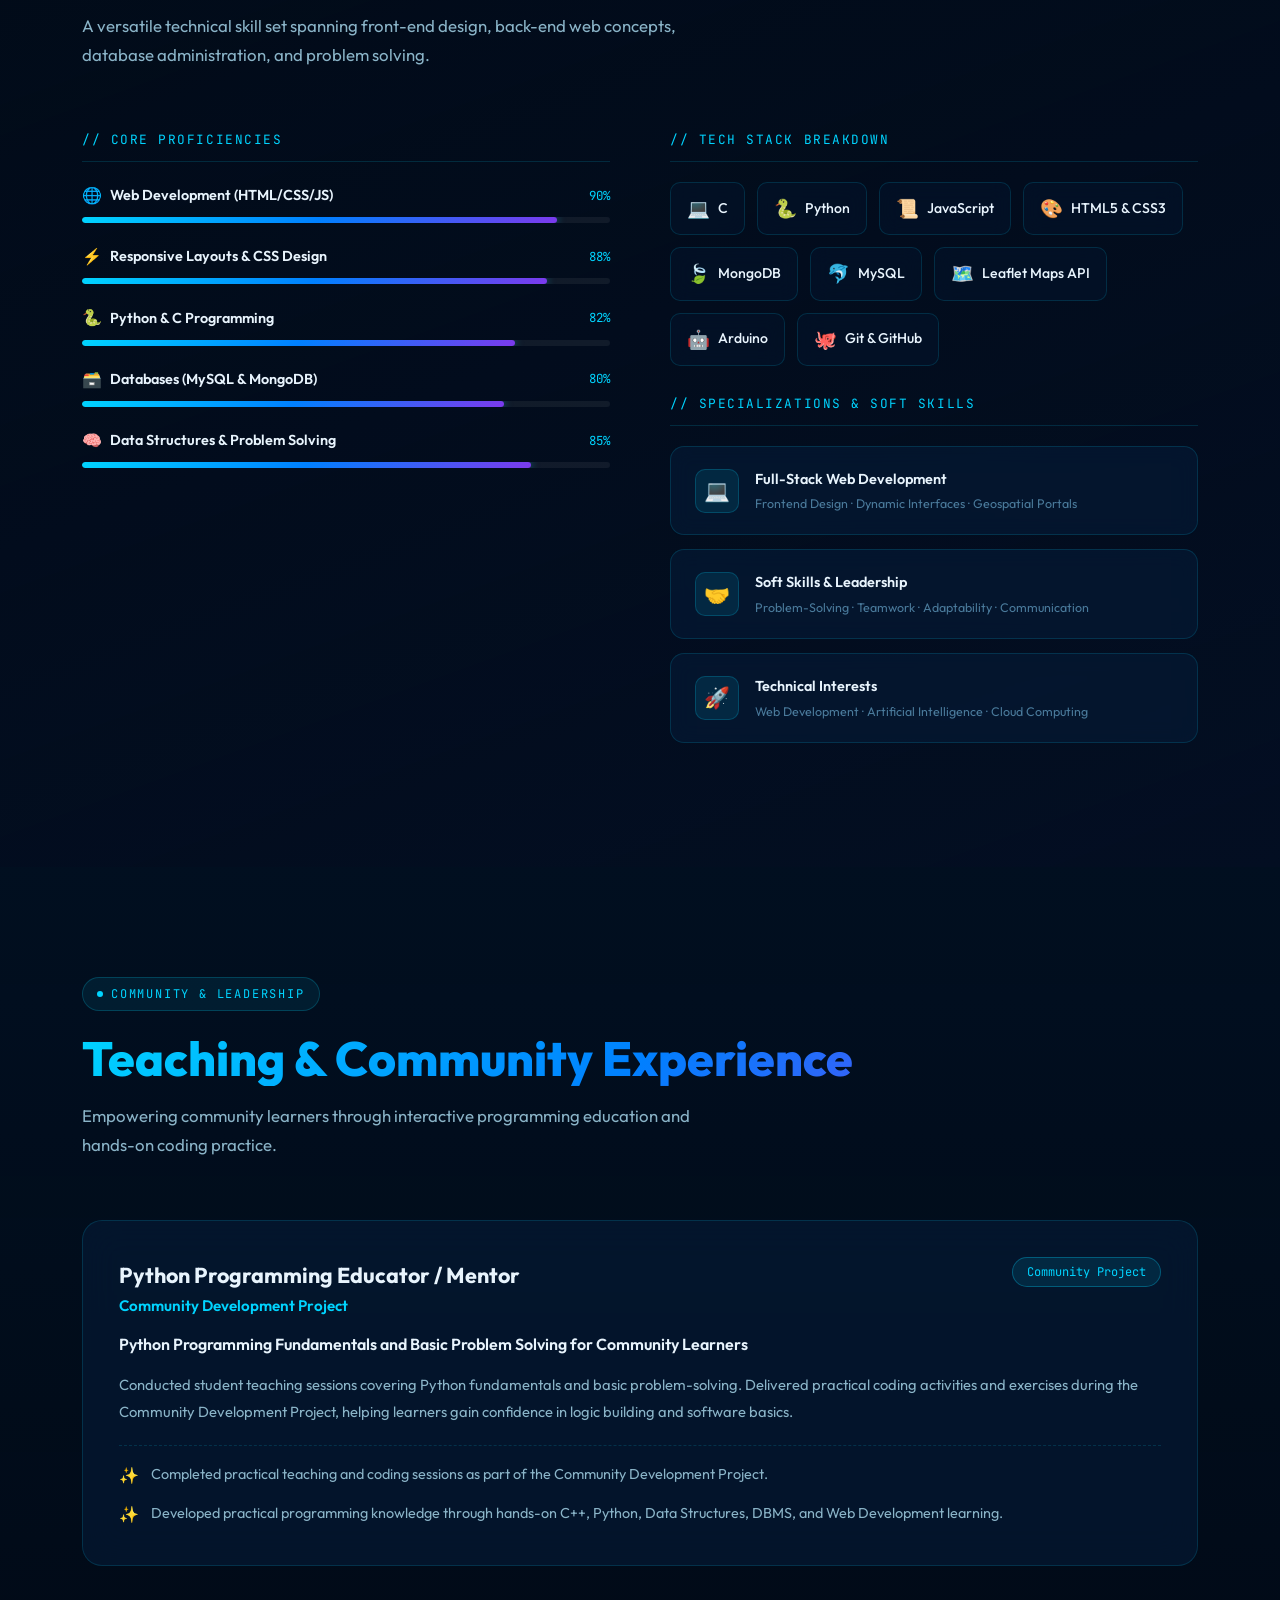
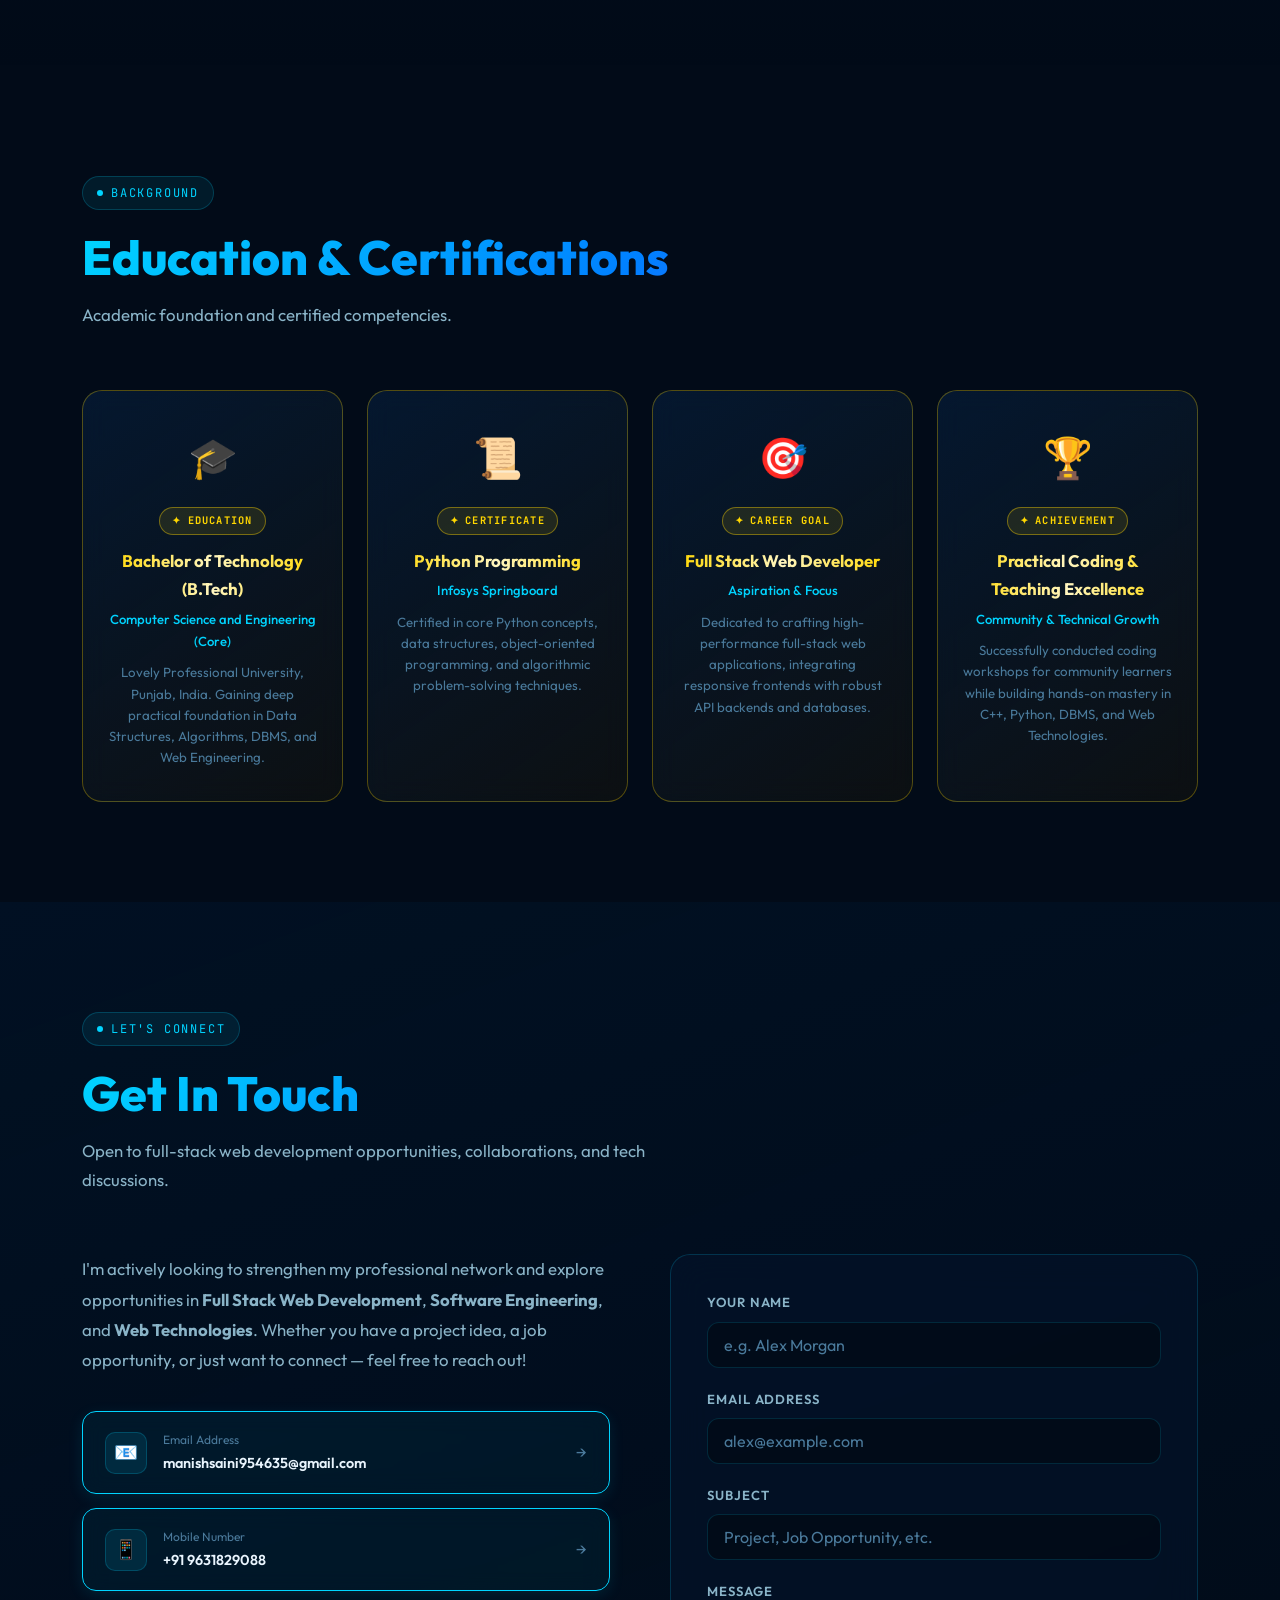
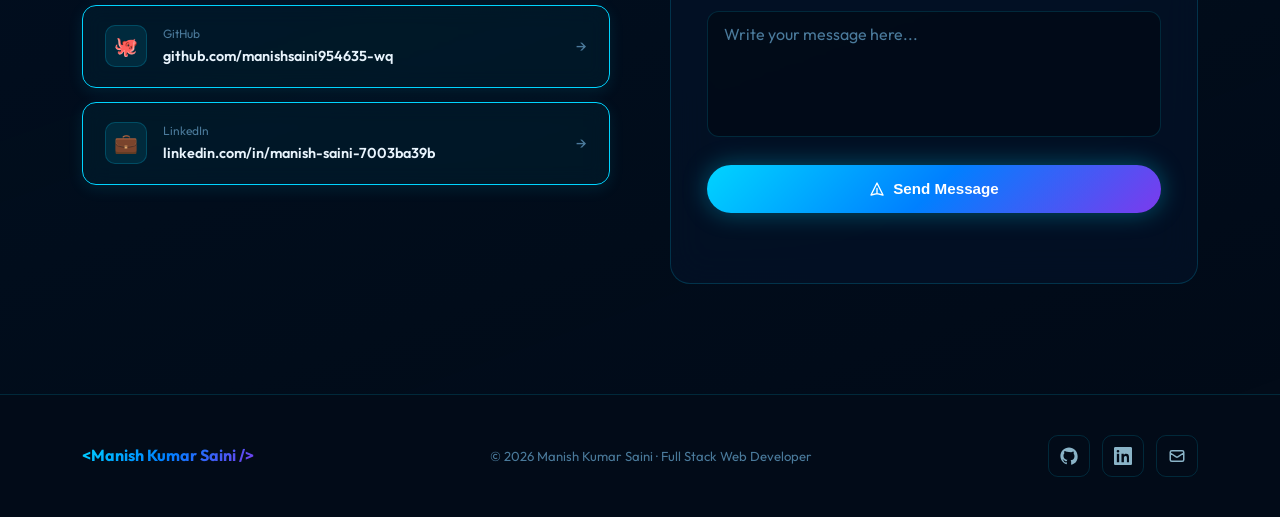
<file: Context_portfio/index.html>
<!DOCTYPE html>
<html lang="en">
<head>
  <meta charset="UTF-8" />
  <meta name="viewport" content="width=device-width, initial-scale=1.0" />
  <meta name="description" content="Manish Kumar Saini – Full Stack Web Developer & B.Tech CSE Student at Lovely Professional University. Portfolio showcasing projects in HTML/CSS, JavaScript, Web Development, and IoT Safety Automation." />
  <meta name="keywords" content="Manish Kumar Saini, Portfolio, Full Stack Web Developer, B.Tech CSE, Lovely Professional University, HTML, CSS, JavaScript, Web Development" />
  <meta name="author" content="Manish Kumar Saini" />
  <meta property="og:title" content="Manish Kumar Saini | Full Stack Web Developer Portfolio" />
  <meta property="og:description" content="Portfolio of Manish Kumar Saini – B.Tech CSE Student & Full Stack Web Developer." />
  <title>Manish Kumar Saini | Full Stack Web Developer</title>
  <link rel="stylesheet" href="style.css" />
  <link rel="preconnect" href="https://fonts.googleapis.com" />
  <link rel="preconnect" href="https://fonts.gstatic.com" crossorigin />
  <link href="https://fonts.googleapis.com/css2?family=Outfit:wght@300;400;500;600;700;800&family=JetBrains+Mono:wght@400;500&display=swap" rel="stylesheet" />
</head>
<body>

  <!-- Animated Particle Canvas -->
  <canvas id="bg-canvas"></canvas>

  <!-- ==================== NAVBAR ==================== -->
  <nav id="navbar">
    <div class="container nav-inner">
      <a href="#home" class="nav-logo" id="nav-logo">Manish<span>.dev</span></a>
      <ul class="nav-links" id="nav-links">
        <li><a href="#home" id="nav-home" class="active">Home</a></li>
        <li><a href="#about" id="nav-about">About Me</a></li>
        <li><a href="#projects" id="nav-projects">Projects</a></li>
        <li><a href="#skills" id="nav-skills">Skills</a></li>
        <li><a href="#experience" id="nav-experience">Experience</a></li>
        <li><a href="#education" id="nav-education">Education & Certs</a></li>
        <li><a href="#contact" id="nav-contact" class="nav-cta">Contact Me</a></li>
      </ul>
      <div class="nav-hamburger" id="hamburger" aria-label="Toggle menu" role="button" tabindex="0">
        <span></span><span></span><span></span>
      </div>
    </div>
  </nav>

  <!-- ==================== HERO / HOME ==================== -->
  <section id="home">
    <div class="hero-bg-image" aria-hidden="true"></div>
    <div class="container hero-inner">

      <!-- LEFT: Text -->
      <div class="hero-content">
        <div class="hero-eyebrow">Hello, World! — Welcome to my Portfolio</div>

        <h1 class="hero-name">
          <span class="gradient-text">Manish Kumar</span><br />Saini
        </h1>

        <p class="hero-title-line">
          B.Tech CSE &nbsp;·&nbsp; <span class="typed-text" id="typed-role">Full Stack Web Developer</span>
        </p>

        <p class="hero-desc">
          I am a <strong>Bachelor of Technology in Computer Science and Engineering</strong> student at <strong>Lovely Professional University</strong> with a focus on becoming a <strong>Full Stack Web Developer</strong>. Passionate about Web Development, AI, Data Structures, Databases, and Cloud Computing, I build responsive user interfaces, geospatial hazard portals, and automated safety solutions.
        </p>

        <div class="hero-actions">
          <a href="#about" class="btn-primary" id="hero-view-about">
            <svg width="16" height="16" fill="none" viewBox="0 0 24 24" stroke="currentColor" stroke-width="2"><path stroke-linecap="round" stroke-linejoin="round" d="M16 7a4 4 0 11-8 0 4 4 0 018 0zM12 14a7 7 0 00-7 7h14a7 7 0 00-7-7z"/></svg>
            About Me
          </a>
          <a href="#projects" class="btn-secondary" id="hero-view-projects">
            <svg width="16" height="16" fill="none" viewBox="0 0 24 24" stroke="currentColor" stroke-width="2"><rect x="3" y="3" width="7" height="7" rx="1"/><rect x="14" y="3" width="7" height="7" rx="1"/><rect x="3" y="14" width="7" height="7" rx="1"/><rect x="14" y="14" width="7" height="7" rx="1"/></svg>
            View Projects
          </a>
        </div>

        <div class="hero-stats">
          <div class="stat-item">
            <div class="stat-number">7.6</div>
            <div class="stat-label">CGPA</div>
          </div>
          <div class="stat-item">
            <div class="stat-number" id="stat-projects">3</div>
            <div class="stat-label">Projects</div>
          </div>
          <div class="stat-item">
            <div class="stat-number">100+</div>
            <div class="stat-label">Problems Solved</div>
          </div>
        </div>
      </div>

      <!-- RIGHT: Visual Orb -->
      <div class="hero-visual" aria-hidden="true">
        <div class="hero-orb">
          <div class="orb-ring"></div>
          <div class="orb-ring"></div>
          <div class="orb-ring"></div>
          <div class="orb-center">💻</div>
        </div>
        <div class="floating-badge fb1">🌐 Web Development</div>
        <div class="floating-badge fb2">⚡ HTML, CSS & JS</div>
        <div class="floating-badge fb3">🛡️ Safety Automation</div>
      </div>

    </div>
  </section>

  <!-- ==================== ABOUT ME ==================== -->
  <section id="about">
    <div class="container">
      <div class="reveal">
        <div class="section-tag">Who I Am</div>
        <h2 class="section-title">About Me</h2>
        <p class="section-sub">Driven by curiosity, analytical thinking, and a passion for engineering scalable web applications.</p>
      </div>

      <div class="about-wrapper">
        <!-- Main Bio Text -->
        <div class="about-content reveal reveal-delay-1">
          <p class="about-bio-text">
            I am a <strong>Bachelor of Technology in Computer Science and Engineering</strong> student at <strong>Lovely Professional University</strong> with a focus on becoming a <strong>Full Stack Web Developer</strong>. Passionate about <strong>Web Development</strong>, <strong>AI</strong>, <strong>Data Structures</strong>, <strong>Databases</strong>, and <strong>Cloud Computing</strong>, I build responsive user interfaces, geospatial hazard portals, and automated safety solutions.
          </p>
        </div>

        <!-- Metric Stat Tiles Grid -->
        <div class="about-tiles-grid reveal reveal-delay-2">

          <!-- Tile 1: CGPA -->
          <div class="about-tile-card" id="tile-cgpa">
            <div class="tile-glow-bg"></div>
            <div class="tile-icon">🎓</div>
            <div class="tile-number">7.6</div>
            <div class="tile-label">CGPA</div>
            <div class="tile-desc">Academic Record @ LPU</div>
          </div>

          <!-- Tile 2: Projects -->
          <div class="about-tile-card" id="tile-projects">
            <div class="tile-glow-bg"></div>
            <div class="tile-icon">🚀</div>
            <div class="tile-number">3</div>
            <div class="tile-label">Projects</div>
            <div class="tile-desc">Full Stack & IoT Safety</div>
          </div>

          <!-- Tile 3: Coding Problems Solved -->
          <div class="about-tile-card" id="tile-problems">
            <div class="tile-glow-bg"></div>
            <div class="tile-icon">🧩</div>
            <div class="tile-number">100+</div>
            <div class="tile-label">Coding Problems Solved</div>
            <div class="tile-desc">DSA & Algorithmic Logic</div>
          </div>

        </div>
      </div>
    </div>
  </section>

  <!-- ==================== PROJECTS ==================== -->
  <section id="projects">
    <div class="container">
      <div class="reveal">
        <div class="section-tag">Featured Work</div>
        <h2 class="section-title">Projects</h2>
        <p class="section-sub">A collection of software & hardware solutions built with purpose—from interactive disaster portals to automated safety systems.</p>
      </div>

      <div class="projects-grid">

        <!-- Project 1: Disaster Portal -->
        <div class="project-card reveal reveal-delay-1" id="project-disaster">
          <div class="project-header-meta">
            <span class="project-date">Feb 2026 – Mar 2026</span>
          </div>
          <div class="project-icon icon-cyan">🌊</div>
          <div class="project-tags">
            <span class="tag">HTML5</span>
            <span class="tag">CSS3</span>
            <span class="tag">JavaScript</span>
            <span class="tag">Leaflet Maps</span>
            <span class="tag">Weather & Disaster APIs</span>
          </div>
          <h3 class="project-title">Disaster Risk Management Portal</h3>
          <ul class="project-bullet-list">
            <li>Engineered an interactive disaster management portal providing real-time hazard mapping, risk assessment, and emergency protocols.</li>
            <li>Built responsive geospatial visualization layers for flood, earthquake, and cyclone tracking to enhance community preparedness.</li>
            <li>Designed an intuitive advisory interface featuring active emergency helplines, safety checklists, and evacuation zone maps.</li>
          </ul>
          <div class="project-links">
            <a href="https://github.com/manishsaini954635-wq" target="_blank" rel="noopener noreferrer" class="proj-link" id="proj1-demo">
              <svg width="14" height="14" fill="none" viewBox="0 0 24 24" stroke="currentColor" stroke-width="2"><path stroke-linecap="round" stroke-linejoin="round" d="M10 6H6a2 2 0 00-2 2v10a2 2 0 002 2h10a2 2 0 002-2v-4M14 4h6m0 0v6m0-6L10 14"/></svg>
              Live Demo
            </a>
          </div>
        </div>

        <!-- Project 2: LPG Gas Leakage -->
        <div class="project-card reveal reveal-delay-2" id="project-lpg">
          <div class="project-header-meta">
            <span class="project-date">Hardware & Automation</span>
          </div>
          <div class="project-icon icon-blue">🔥</div>
          <div class="project-tags">
            <span class="tag">Arduino</span>
            <span class="tag">C / C++</span>
            <span class="tag">Gas Sensors</span>
            <span class="tag">Flame Sensors</span>
            <span class="tag">Automation</span>
          </div>
          <h3 class="project-title">LPG Gas Leakage & Flame Detection with Automatic Shut-off System</h3>
          <ul class="project-bullet-list">
            <li>Developed an Arduino-based safety system to detect gas leakage and flame conditions and automatically control the gas supply.</li>
            <li>Worked on system design, sensor integration, automation logic, and safety features for instant hazard mitigation.</li>
            <li>Configured automated alarm and valve shut-off mechanisms to prevent fire accidents in residential and industrial environments.</li>
          </ul>
          <div class="project-links">
            <a href="https://github.com/manishsaini954635-wq" target="_blank" rel="noopener noreferrer" class="proj-link" id="proj2-code">
              <svg width="14" height="14" fill="none" viewBox="0 0 24 24" stroke="currentColor" stroke-width="2"><path stroke-linecap="round" stroke-linejoin="round" d="M10 20l4-16m4 4l4 4-4 4M6 16l-4-4 4-4"/></svg>
              Project Details
            </a>
          </div>
        </div>

        <!-- Project 3: Portfolio & Web Development -->
        <div class="project-card reveal reveal-delay-3" id="project-portfolio">
          <div class="project-header-meta">
            <span class="project-date">Web Development</span>
          </div>
          <div class="project-icon icon-purple">⚡</div>
          <div class="project-tags">
            <span class="tag">HTML5</span>
            <span class="tag">CSS3</span>
            <span class="tag">JavaScript</span>
            <span class="tag">UI/UX</span>
            <span class="tag">Responsive</span>
          </div>
          <h3 class="project-title">Portfolio / Web Development Projects</h3>
          <ul class="project-bullet-list">
            <li>Worked on web-development concepts using HTML, CSS, and JavaScript, focusing on responsive layouts, user interfaces, and practical problem solving.</li>
            <li>Designed clean, component-driven layouts featuring CSS animations, particle effects, interactive cards, and mobile responsiveness.</li>
            <li>Applied modern frontend design patterns to transform complex requirements into fast, accessible web interfaces.</li>
          </ul>
          <div class="project-links">
            <a href="https://github.com/manishsaini954635-wq" target="_blank" rel="noopener noreferrer" class="proj-link" id="proj3-code">
              <svg width="14" height="14" fill="none" viewBox="0 0 24 24" stroke="currentColor" stroke-width="2"><path stroke-linecap="round" stroke-linejoin="round" d="M10 20l4-16m4 4l4 4-4 4M6 16l-4-4 4-4"/></svg>
              Source Code
            </a>
          </div>
        </div>

      </div>
    </div>
  </section>

  <!-- ==================== SKILLS ==================== -->
  <section id="skills">
    <div class="container">
      <div class="reveal">
        <div class="section-tag">Expertise</div>
        <h2 class="section-title">Skills & Technologies</h2>
        <p class="section-sub">A versatile technical skill set spanning front-end design, back-end web concepts, database administration, and problem solving.</p>
      </div>

      <div class="skills-layout">

        <!-- Left: Skill Bars -->
        <div class="reveal reveal-delay-1">
          <p class="skill-category-title">// Core Proficiencies</p>

          <div class="skill-bar-item">
            <div class="skill-bar-header">
              <span class="skill-name"><span class="skill-icon">🌐</span>Web Development (HTML/CSS/JS)</span>
              <span class="skill-pct">90%</span>
            </div>
            <div class="skill-track"><div class="skill-fill" data-width="90"></div></div>
          </div>

          <div class="skill-bar-item">
            <div class="skill-bar-header">
              <span class="skill-name"><span class="skill-icon">⚡</span>Responsive Layouts & CSS Design</span>
              <span class="skill-pct">88%</span>
            </div>
            <div class="skill-track"><div class="skill-fill" data-width="88"></div></div>
          </div>

          <div class="skill-bar-item">
            <div class="skill-bar-header">
              <span class="skill-name"><span class="skill-icon">🐍</span>Python & C Programming</span>
              <span class="skill-pct">82%</span>
            </div>
            <div class="skill-track"><div class="skill-fill" data-width="82"></div></div>
          </div>

          <div class="skill-bar-item">
            <div class="skill-bar-header">
              <span class="skill-name"><span class="skill-icon">🗃️</span>Databases (MySQL & MongoDB)</span>
              <span class="skill-pct">80%</span>
            </div>
            <div class="skill-track"><div class="skill-fill" data-width="80"></div></div>
          </div>

          <div class="skill-bar-item">
            <div class="skill-bar-header">
              <span class="skill-name"><span class="skill-icon">🧠</span>Data Structures & Problem Solving</span>
              <span class="skill-pct">85%</span>
            </div>
            <div class="skill-track"><div class="skill-fill" data-width="85"></div></div>
          </div>
        </div>

        <!-- Right: Tech Stack + Certs -->
        <div class="reveal reveal-delay-2">
          <p class="skill-category-title">// Tech Stack Breakdown</p>
          <div class="tech-cloud">
            <div class="tech-pill"><span class="pill-icon">💻</span> C</div>
            <div class="tech-pill"><span class="pill-icon">🐍</span> Python</div>
            <div class="tech-pill"><span class="pill-icon">📜</span> JavaScript</div>
            <div class="tech-pill"><span class="pill-icon">🎨</span> HTML5 & CSS3</div>
            <div class="tech-pill"><span class="pill-icon">🍃</span> MongoDB</div>
            <div class="tech-pill"><span class="pill-icon">🐬</span> MySQL</div>
            <div class="tech-pill"><span class="pill-icon">🗺️</span> Leaflet Maps API</div>
            <div class="tech-pill"><span class="pill-icon">🤖</span> Arduino</div>
            <div class="tech-pill"><span class="pill-icon">🐙</span> Git & GitHub</div>
          </div>

          <br />
          <p class="skill-category-title">// Specializations & Soft Skills</p>
          <div class="cert-card" id="domain-web">
            <div class="cert-icon">💻</div>
            <div>
              <div class="cert-name">Full-Stack Web Development</div>
              <div class="cert-issuer">Frontend Design · Dynamic Interfaces · Geospatial Portals</div>
            </div>
          </div>
          <div class="cert-card" id="domain-soft">
            <div class="cert-icon">🤝</div>
            <div>
              <div class="cert-name">Soft Skills & Leadership</div>
              <div class="cert-issuer">Problem-Solving · Teamwork · Adaptability · Communication</div>
            </div>
          </div>
          <div class="cert-card" id="domain-interests">
            <div class="cert-icon">🚀</div>
            <div>
              <div class="cert-name">Technical Interests</div>
              <div class="cert-issuer">Web Development · Artificial Intelligence · Cloud Computing</div>
            </div>
          </div>
        </div>

      </div>
    </div>
  </section>

  <!-- ==================== EXPERIENCE ==================== -->
  <section id="experience">
    <div class="container">
      <div class="reveal">
        <div class="section-tag">Community & Leadership</div>
        <h2 class="section-title">Teaching & Community Experience</h2>
        <p class="section-sub">Empowering community learners through interactive programming education and hands-on coding practice.</p>
      </div>

      <div class="experience-card reveal reveal-delay-1">
        <div class="exp-header">
          <div>
            <h3 class="exp-role">Python Programming Educator / Mentor</h3>
            <div class="exp-company">Community Development Project</div>
          </div>
          <div class="exp-badge">Community Project</div>
        </div>
        <div class="exp-title-sub">Python Programming Fundamentals and Basic Problem Solving for Community Learners</div>
        <p class="exp-desc">
          Conducted student teaching sessions covering Python fundamentals and basic problem-solving. Delivered practical coding activities and exercises during the Community Development Project, helping learners gain confidence in logic building and software basics.
        </p>
        <div class="exp-highlights">
          <div class="exp-highlight-item">
            <span class="exp-icon">✨</span>
            <span>Completed practical teaching and coding sessions as part of the Community Development Project.</span>
          </div>
          <div class="exp-highlight-item">
            <span class="exp-icon">✨</span>
            <span>Developed practical programming knowledge through hands-on C++, Python, Data Structures, DBMS, and Web Development learning.</span>
          </div>
        </div>
      </div>
    </div>
  </section>

  <!-- ==================== EDUCATION & ACHIEVEMENTS ==================== -->
  <section id="education">
    <div class="container">
      <div class="reveal">
        <div class="section-tag">Background</div>
        <h2 class="section-title">Education & Certifications</h2>
        <p class="section-sub">Academic foundation and certified competencies.</p>
      </div>

      <div class="achievements-row">

        <!-- Education Card -->
        <div class="ach-card reveal reveal-delay-1" id="ach-edu">
          <div class="ach-emoji">🎓</div>
          <div class="ach-badge">Education</div>
          <div class="ach-title">Bachelor of Technology (B.Tech)</div>
          <div class="ach-subtitle">Computer Science and Engineering (Core)</div>
          <div class="ach-desc">Lovely Professional University, Punjab, India. Gaining deep practical foundation in Data Structures, Algorithms, DBMS, and Web Engineering.</div>
        </div>

        <!-- Certificate Card -->
        <div class="ach-card reveal reveal-delay-2" id="ach-cert">
          <div class="ach-emoji">📜</div>
          <div class="ach-badge">Certificate</div>
          <div class="ach-title">Python Programming</div>
          <div class="ach-subtitle">Infosys Springboard</div>
          <div class="ach-desc">Certified in core Python concepts, data structures, object-oriented programming, and algorithmic problem-solving techniques.</div>
        </div>

        <!-- Goal Card -->
        <div class="ach-card reveal reveal-delay-3" id="ach-goal">
          <div class="ach-emoji">🎯</div>
          <div class="ach-badge">Career Goal</div>
          <div class="ach-title">Full Stack Web Developer</div>
          <div class="ach-subtitle">Aspiration & Focus</div>
          <div class="ach-desc">Dedicated to crafting high-performance full-stack web applications, integrating responsive frontends with robust API backends and databases.</div>
        </div>

        <!-- Achievements Card -->
        <div class="ach-card reveal reveal-delay-4" id="ach-practical">
          <div class="ach-emoji">🏆</div>
          <div class="ach-badge">Achievement</div>
          <div class="ach-title">Practical Coding & Teaching Excellence</div>
          <div class="ach-subtitle">Community & Technical Growth</div>
          <div class="ach-desc">Successfully conducted coding workshops for community learners while building hands-on mastery in C++, Python, DBMS, and Web Technologies.</div>
        </div>

      </div>
    </div>
  </section>

  <!-- ==================== CONTACT ==================== -->
  <section id="contact">
    <div class="container">
      <div class="reveal">
        <div class="section-tag">Let's Connect</div>
        <h2 class="section-title">Get In Touch</h2>
        <p class="section-sub">Open to full-stack web development opportunities, collaborations, and tech discussions.</p>
      </div>

      <div class="contact-wrapper">

        <!-- Left: Info -->
        <div class="contact-info reveal reveal-delay-1">
          <p class="tagline">
            I'm actively looking to strengthen my professional network and explore opportunities in <strong>Full Stack Web Development</strong>, <strong>Software Engineering</strong>, and <strong>Web Technologies</strong>. Whether you have a project idea, a job opportunity, or just want to connect — feel free to reach out!
          </p>

          <div class="contact-links">
            <a href="mailto:manishsaini954635@gmail.com" class="contact-link-item" id="contact-email">
              <div class="contact-link-icon">📧</div>
              <div class="contact-link-info">
                <div class="contact-link-label">Email Address</div>
                <div class="contact-link-value">manishsaini954635@gmail.com</div>
              </div>
              <span class="contact-link-arrow">→</span>
            </a>

            <a href="tel:+919631829088" class="contact-link-item" id="contact-mobile">
              <div class="contact-link-icon">📱</div>
              <div class="contact-link-info">
                <div class="contact-link-label">Mobile Number</div>
                <div class="contact-link-value">+91 9631829088</div>
              </div>
              <span class="contact-link-arrow">→</span>
            </a>

            <a href="https://github.com/manishsaini954635-wq" target="_blank" rel="noopener noreferrer" class="contact-link-item" id="contact-github">
              <div class="contact-link-icon">🐙</div>
              <div class="contact-link-info">
                <div class="contact-link-label">GitHub</div>
                <div class="contact-link-value">github.com/manishsaini954635-wq</div>
              </div>
              <span class="contact-link-arrow">→</span>
            </a>

            <a href="https://www.linkedin.com/in/manish-saini-7003ba39b" target="_blank" rel="noopener noreferrer" class="contact-link-item" id="contact-linkedin">
              <div class="contact-link-icon">💼</div>
              <div class="contact-link-info">
                <div class="contact-link-label">LinkedIn</div>
                <div class="contact-link-value">linkedin.com/in/manish-saini-7003ba39b</div>
              </div>
              <span class="contact-link-arrow">→</span>
            </a>

          </div>
        </div>

        <!-- Right: Form -->
        <form class="contact-form reveal reveal-delay-2" id="contact-form" onsubmit="handleFormSubmit(event)">
          <div class="form-group">
            <label for="form-name">Your Name</label>
            <input type="text" id="form-name" placeholder="e.g. Alex Morgan" required />
          </div>
          <div class="form-group">
            <label for="form-email">Email Address</label>
            <input type="email" id="form-email" placeholder="alex@example.com" required />
          </div>
          <div class="form-group">
            <label for="form-subject">Subject</label>
            <input type="text" id="form-subject" placeholder="Project, Job Opportunity, etc." required />
          </div>
          <div class="form-group">
            <label for="form-message">Message</label>
            <textarea id="form-message" rows="5" placeholder="Write your message here..." required></textarea>
          </div>
          <button type="submit" class="btn-primary" id="form-submit" style="width:100%; justify-content:center;">
            <svg width="16" height="16" fill="none" viewBox="0 0 24 24" stroke="currentColor" stroke-width="2"><path stroke-linecap="round" stroke-linejoin="round" d="M12 19l9 2-9-18-9 18 9-2zm0 0v-8"/></svg>
            Send Message
          </button>
          <p id="form-status" style="text-align:center; margin-top:14px; font-size:0.88rem; color:var(--color-accent-cyan); min-height:20px;"></p>
        </form>

      </div>
    </div>
  </section>

  <!-- ==================== FOOTER ==================== -->
  <footer>
    <div class="container footer-inner">
      <span class="footer-brand">&lt;Manish Kumar Saini /&gt;</span>
      <span class="footer-copy">© 2026 Manish Kumar Saini · Full Stack Web Developer</span>
      <div class="footer-socials">
        <a href="https://github.com/manishsaini954635-wq" target="_blank" rel="noopener noreferrer" class="social-btn" id="footer-github" title="GitHub">
          <svg width="18" height="18" fill="currentColor" viewBox="0 0 24 24"><path d="M12 .5C5.648.5.5 5.648.5 12c0 5.095 3.292 9.41 7.863 10.945.575.106.784-.25.784-.554 0-.274-.01-1.003-.016-1.968-3.196.695-3.872-1.54-3.872-1.54-.522-1.327-1.275-1.68-1.275-1.68-1.042-.712.08-.698.08-.698 1.15.081 1.757 1.18 1.757 1.18 1.023 1.753 2.684 1.246 3.338.953.104-.74.4-1.246.728-1.532-2.552-.29-5.234-1.276-5.234-5.68 0-1.255.448-2.28 1.183-3.085-.119-.29-.513-1.46.112-3.043 0 0 .964-.309 3.159 1.178A10.97 10.97 0 0112 6.74a10.97 10.97 0 012.877.387c2.193-1.487 3.155-1.178 3.155-1.178.628 1.583.233 2.753.114 3.043.737.805 1.182 1.83 1.182 3.085 0 4.415-2.686 5.387-5.247 5.671.413.356.78 1.058.78 2.133 0 1.54-.014 2.78-.014 3.16 0 .307.207.665.79.552A11.503 11.503 0 0023.5 12C23.5 5.648 18.352.5 12 .5z"/></svg>
        </a>
        <a href="https://www.linkedin.com/in/manish-saini-7003ba39b" target="_blank" rel="noopener noreferrer" class="social-btn" id="footer-linkedin" title="LinkedIn">
          <svg width="18" height="18" fill="currentColor" viewBox="0 0 24 24"><path d="M20.447 20.452H17.21v-5.569c0-1.328-.026-3.037-1.852-3.037-1.853 0-2.136 1.445-2.136 2.939v5.667H9.983V9h3.078v1.561h.045c.428-.812 1.472-1.668 3.03-1.668 3.24 0 3.838 2.134 3.838 4.91l-.003.037v6.612zM5.337 7.433a1.782 1.782 0 110-3.564 1.782 1.782 0 010 3.564zm1.54 13.019H3.795V9h3.082v11.452zM22.225 0H1.771C.79 0 0 .774 0 1.729v20.542C0 23.226.792 24 1.771 24h20.454C23.205 24 24 23.226 24 22.271V1.729C24 .774 23.205 0 22.225 0z"/></svg>
        </a>
        <a href="mailto:manishsaini954635@gmail.com" class="social-btn" id="footer-email" title="Email">
          <svg width="18" height="18" fill="none" viewBox="0 0 24 24" stroke="currentColor" stroke-width="2"><path stroke-linecap="round" stroke-linejoin="round" d="M3 8l7.89 5.26a2 2 0 002.22 0L21 8M5 19h14a2 2 0 002-2V7a2 2 0 00-2-2H5a2 2 0 00-2 2v10a2 2 0 002 2z"/></svg>
        </a>
      </div>
    </div>
  </footer>

  <script src="script.js"></script>
</body>
</html>
</file>
<file: style.css>
/* ============================
   IMPORTS
   ============================ */
@import url('https://fonts.googleapis.com/css2?family=Outfit:wght@300;400;500;600;700;800&family=JetBrains+Mono:wght@400;500&display=swap');

/* ============================
   CSS VARIABLES / DESIGN TOKENS
   ============================ */
:root {
  --color-bg-primary: #020b18;
  --color-bg-secondary: #041020;
  --color-bg-card: rgba(6, 28, 55, 0.6);
  --color-accent-cyan: #00d4ff;
  --color-accent-blue: #0080ff;
  --color-accent-purple: #7c3aed;
  --color-accent-glow: rgba(0, 212, 255, 0.15);
  --color-text-primary: #e8f4fd;
  --color-text-secondary: #8ab4c8;
  --color-text-muted: #4a7a9b;
  --color-border: rgba(0, 212, 255, 0.15);
  --color-border-hover: rgba(0, 212, 255, 0.45);
  --glass-bg: rgba(5, 20, 45, 0.55);
  --glass-border: rgba(0, 212, 255, 0.18);
  --glass-blur: 18px;
  --gradient-primary: linear-gradient(135deg, #00d4ff 0%, #0080ff 50%, #7c3aed 100%);
  --gradient-hero: linear-gradient(160deg, rgba(0, 212, 255, 0.08) 0%, rgba(0, 0, 0, 0) 60%);
  --gradient-card: linear-gradient(135deg, rgba(0, 212, 255, 0.05) 0%, rgba(0, 128, 255, 0.03) 100%);
  --shadow-glow: 0 0 40px rgba(0, 212, 255, 0.2);
  --shadow-card: 0 8px 32px rgba(0, 0, 0, 0.5);
  --radius-card: 20px;
  --radius-pill: 50px;
  --font-main: 'Outfit', sans-serif;
  --font-mono: 'JetBrains Mono', monospace;
  --transition: all 0.35s cubic-bezier(0.4, 0, 0.2, 1);
  --nav-height: 72px;
}

/* ============================
   RESET & BASE
   ============================ */
*, *::before, *::after { box-sizing: border-box; margin: 0; padding: 0; }

html {
  scroll-behavior: smooth;
  scroll-padding-top: var(--nav-height);
  -webkit-text-size-adjust: 100%;
}

body {
  font-family: var(--font-main);
  background-color: var(--color-bg-primary);
  color: var(--color-text-primary);
  overflow-x: hidden;
  line-height: 1.7;
}

body.menu-open {
  overflow: hidden;
}

a { color: inherit; text-decoration: none; }
img { max-width: 100%; display: block; }
ul { list-style: none; }

/* ============================
   SCROLLBAR
   ============================ */
::-webkit-scrollbar { width: 6px; }
::-webkit-scrollbar-track { background: var(--color-bg-primary); }
::-webkit-scrollbar-thumb { background: var(--color-accent-blue); border-radius: 3px; }

/* ============================
   BACKGROUND CANVAS
   ============================ */
#bg-canvas {
  position: fixed;
  inset: 0;
  z-index: 0;
  pointer-events: none;
  opacity: 0.35;
}

/* ============================
   NOISE TEXTURE OVERLAY
   ============================ */
body::before {
  content: '';
  position: fixed;
  inset: 0;
  background-image: url("data:image/svg+xml,%3Csvg viewBox='0 0 256 256' xmlns='http://www.w3.org/2000/svg'%3E%3Cfilter id='noise'%3E%3CfeTurbulence type='fractalNoise' baseFrequency='0.9' numOctaves='4' stitchTiles='stitch'/%3E%3C/filter%3E%3Crect width='100%25' height='100%25' filter='url(%23noise)' opacity='0.03'/%3E%3C/svg%3E");
  pointer-events: none;
  z-index: 1;
  opacity: 0.4;
}

/* ============================
   LAYOUT WRAPPER
   ============================ */
.container {
  max-width: 1180px;
  margin: 0 auto;
  padding: 0 32px;
  position: relative;
  z-index: 5;
}

/* ============================
   SECTION COMMON
   ============================ */
section {
  padding: 110px 0;
  position: relative;
  z-index: 5;
}

.section-tag {
  display: inline-flex;
  align-items: center;
  gap: 8px;
  font-family: var(--font-mono);
  font-size: 0.75rem;
  letter-spacing: 0.15em;
  text-transform: uppercase;
  color: var(--color-accent-cyan);
  background: rgba(0, 212, 255, 0.08);
  border: 1px solid rgba(0, 212, 255, 0.2);
  padding: 6px 14px;
  border-radius: var(--radius-pill);
  margin-bottom: 20px;
}

.section-tag::before {
  content: '';
  width: 6px;
  height: 6px;
  background: var(--color-accent-cyan);
  border-radius: 50%;
  animation: pulse-dot 2s infinite;
}

@keyframes pulse-dot {
  0%, 100% { opacity: 1; transform: scale(1); }
  50% { opacity: 0.5; transform: scale(0.7); }
}

.section-title {
  font-size: clamp(1.8rem, 4vw, 3rem);
  font-weight: 800;
  line-height: 1.15;
  margin-bottom: 16px;
  background: var(--gradient-primary);
  -webkit-background-clip: text;
  -webkit-text-fill-color: transparent;
  background-clip: text;
}

.section-sub {
  font-size: 1.05rem;
  color: var(--color-text-secondary);
  max-width: 620px;
  margin-bottom: 60px;
}

/* ============================
   NAVIGATION
   ============================ */
#navbar {
  position: fixed;
  top: 0;
  left: 0;
  right: 0;
  height: var(--nav-height);
  z-index: 1000;
  transition: var(--transition);
}

#navbar.scrolled {
  background: rgba(2, 11, 24, 0.88);
  backdrop-filter: blur(var(--glass-blur));
  -webkit-backdrop-filter: blur(var(--glass-blur));
  border-bottom: 1px solid var(--color-border);
  box-shadow: 0 4px 30px rgba(0,0,0,0.4);
}

.nav-inner {
  display: flex;
  align-items: center;
  justify-content: space-between;
  height: 100%;
}

.nav-logo {
  font-size: 1.5rem;
  font-weight: 800;
  letter-spacing: -0.02em;
  background: var(--gradient-primary);
  -webkit-background-clip: text;
  -webkit-text-fill-color: transparent;
  background-clip: text;
}

.nav-logo span {
  font-family: var(--font-mono);
  font-size: 1.2rem;
  color: var(--color-accent-cyan);
}

.nav-links {
  display: flex;
  align-items: center;
  gap: 8px;
}

.nav-links a {
  font-size: 0.9rem;
  font-weight: 500;
  color: var(--color-text-secondary);
  padding: 8px 16px;
  border-radius: var(--radius-pill);
  transition: var(--transition);
  position: relative;
}

.nav-links a:hover,
.nav-links a.active {
  color: var(--color-accent-cyan);
  background: rgba(0, 212, 255, 0.08);
}

.nav-cta {
  background: var(--gradient-primary) !important;
  color: #fff !important;
  -webkit-text-fill-color: #fff !important;
  padding: 8px 22px !important;
  border-radius: var(--radius-pill) !important;
  font-weight: 600 !important;
  box-shadow: 0 0 20px rgba(0, 212, 255, 0.3);
  transition: box-shadow 0.3s ease !important;
}

.nav-cta:hover {
  box-shadow: 0 0 35px rgba(0, 212, 255, 0.55) !important;
}

.nav-hamburger {
  display: none;
  flex-direction: column;
  justify-content: center;
  gap: 6px;
  cursor: pointer;
  padding: 8px;
  width: 44px;
  height: 44px;
  border-radius: 8px;
  background: rgba(0, 212, 255, 0.05);
  border: 1px solid var(--color-border);
  transition: var(--transition);
}

.nav-hamburger span {
  width: 100%;
  height: 2px;
  background: var(--color-accent-cyan);
  border-radius: 2px;
  transition: transform 0.3s ease, opacity 0.3s ease;
  transform-origin: center;
}

.nav-hamburger.open span:nth-child(1) {
  transform: translateY(8px) rotate(45deg);
}

.nav-hamburger.open span:nth-child(2) {
  opacity: 0;
}

.nav-hamburger.open span:nth-child(3) {
  transform: translateY(-8px) rotate(-45deg);
}

/* ============================
   HERO SECTION
   ============================ */
#home {
  min-height: 100vh;
  display: flex;
  align-items: center;
  padding-top: var(--nav-height);
  background: var(--gradient-hero);
  position: relative;
  overflow: hidden;
}

.hero-inner {
  display: grid;
  grid-template-columns: 1fr 1fr;
  gap: 60px;
  align-items: center;
  position: relative;
  z-index: 5;
  width: 100%;
}

.hero-eyebrow {
  display: inline-flex;
  align-items: center;
  gap: 10px;
  font-family: var(--font-mono);
  font-size: 0.8rem;
  color: var(--color-accent-cyan);
  letter-spacing: 0.12em;
  text-transform: uppercase;
  margin-bottom: 20px;
}

.hero-eyebrow::after {
  content: '';
  width: 40px;
  height: 1px;
  background: var(--color-accent-cyan);
}

.hero-name {
  font-size: clamp(2.4rem, 6vw, 4.5rem);
  font-weight: 800;
  line-height: 1.08;
  letter-spacing: -0.03em;
  margin-bottom: 10px;
}

.hero-name .gradient-text {
  background: var(--gradient-primary);
  -webkit-background-clip: text;
  -webkit-text-fill-color: transparent;
  background-clip: text;
}

.hero-title-line {
  font-size: clamp(1rem, 2vw, 1.25rem);
  font-weight: 500;
  color: var(--color-text-secondary);
  margin-bottom: 30px;
}

.hero-title-line .typed-text {
  color: var(--color-accent-cyan);
  font-weight: 600;
}

.hero-desc {
  font-size: 1rem;
  color: var(--color-text-secondary);
  max-width: 540px;
  margin-bottom: 40px;
  line-height: 1.8;
}

.hero-actions {
  display: flex;
  gap: 14px;
  flex-wrap: wrap;
}

.btn-primary {
  display: inline-flex;
  align-items: center;
  justify-content: center;
  gap: 8px;
  background: var(--gradient-primary);
  color: #fff;
  font-weight: 600;
  font-size: 0.95rem;
  padding: 14px 30px;
  border-radius: var(--radius-pill);
  box-shadow: 0 0 25px rgba(0, 212, 255, 0.35);
  transition: var(--transition);
  border: none;
  cursor: pointer;
  position: relative;
  overflow: hidden;
  min-height: 48px;
}

.btn-primary::before {
  content: '';
  position: absolute;
  inset: 0;
  background: linear-gradient(90deg, transparent, rgba(255,255,255,0.15), transparent);
  transform: translateX(-100%);
  transition: transform 0.6s ease;
}

.btn-primary:hover::before { transform: translateX(100%); }
.btn-primary:hover { box-shadow: 0 0 45px rgba(0, 212, 255, 0.6); transform: translateY(-2px); }

.btn-secondary {
  display: inline-flex;
  align-items: center;
  justify-content: center;
  gap: 8px;
  background: transparent;
  color: var(--color-accent-cyan);
  font-weight: 600;
  font-size: 0.95rem;
  padding: 13px 28px;
  border-radius: var(--radius-pill);
  border: 1px solid var(--color-accent-cyan);
  transition: var(--transition);
  cursor: pointer;
  min-height: 48px;
}

.btn-secondary:hover {
  background: rgba(0, 212, 255, 0.1);
  box-shadow: 0 0 20px rgba(0, 212, 255, 0.2);
  transform: translateY(-2px);
}

/* Stats Row */
.hero-stats {
  display: flex;
  gap: 32px;
  margin-top: 48px;
  padding-top: 32px;
  border-top: 1px solid var(--color-border);
}

.stat-item { text-align: left; }
.stat-number {
  font-size: 2rem;
  font-weight: 800;
  background: var(--gradient-primary);
  -webkit-background-clip: text;
  -webkit-text-fill-color: transparent;
  background-clip: text;
  line-height: 1;
}
.stat-label {
  font-size: 0.78rem;
  color: var(--color-text-muted);
  text-transform: uppercase;
  letter-spacing: 0.08em;
  margin-top: 4px;
}

/* Hero Visual — Profile Photo */
.hero-visual {
  position: relative;
  display: flex;
  align-items: center;
  justify-content: center;
}

/* Floating animation for the whole photo wrapper */
@keyframes float {
  0%, 100% { transform: translateY(0); }
  50% { transform: translateY(-18px); }
}

@keyframes spin {
  from { transform: rotate(0deg); }
  to { transform: rotate(360deg); }
}

.profile-photo-wrapper {
  position: relative;
  width: 340px;
  height: 340px;
  display: flex;
  align-items: center;
  justify-content: center;
  animation: float 6s ease-in-out infinite;
}

/* Spinning rings around the photo */
.profile-ring {
  position: absolute;
  border-radius: 50%;
  border: 1.5px solid rgba(0, 212, 255, 0.2);
  animation: spin linear infinite;
  pointer-events: none;
}

.profile-ring-1 {
  inset: -24px;
  animation-duration: 18s;
  border-color: rgba(0, 212, 255, 0.25);
}

.profile-ring-2 {
  inset: -52px;
  animation-duration: 30s;
  animation-direction: reverse;
  border-style: dashed;
  border-color: rgba(0, 128, 255, 0.18);
}

.profile-ring-3 {
  inset: -84px;
  animation-duration: 48s;
  border-color: rgba(124, 58, 237, 0.14);
}

/* Circular profile image container */
.profile-img-container {
  width: 280px;
  height: 280px;
  border-radius: 50%;
  overflow: hidden;
  border: 4px solid transparent;
  background: linear-gradient(var(--color-bg-primary), var(--color-bg-primary)) padding-box,
              var(--gradient-primary) border-box;
  box-shadow:
    0 0 0 6px rgba(0, 212, 255, 0.08),
    0 0 40px rgba(0, 212, 255, 0.35),
    0 20px 60px rgba(0, 0, 0, 0.6);
  position: relative;
  z-index: 2;
}

.profile-img {
  width: 100%;
  height: 100%;
  object-fit: cover;
  object-position: top center;
  display: block;
}

.floating-badge {
  position: absolute;
  background: var(--glass-bg);
  backdrop-filter: blur(10px);
  border: 1px solid var(--glass-border);
  border-radius: 12px;
  padding: 10px 16px;
  font-size: 0.8rem;
  font-weight: 600;
  color: var(--color-accent-cyan);
  white-space: nowrap;
  box-shadow: var(--shadow-card);
  animation: float 4s ease-in-out infinite;
}

.fb1 { top: 20px; right: -20px; animation-delay: 0s; }
.fb2 { bottom: 60px; left: -30px; animation-delay: 1.5s; }
.fb3 { bottom: 20px; right: 0px; animation-delay: 3s; font-size: 0.75rem; }

/* ============================
   ABOUT ME SECTION
   ============================ */
#about {
  background: linear-gradient(180deg, rgba(0, 212, 255, 0.03) 0%, transparent 100%);
  padding: 100px 0;
}

.about-wrapper {
  display: flex;
  flex-direction: column;
  gap: 40px;
}

.about-bio-text {
  font-size: 1.1rem;
  color: var(--color-text-secondary);
  line-height: 1.85;
  background: var(--glass-bg);
  border: 1px solid var(--glass-border);
  border-radius: var(--radius-card);
  padding: 32px 36px;
  backdrop-filter: blur(var(--glass-blur));
  box-shadow: var(--shadow-card);
}

.about-bio-text strong {
  color: var(--color-accent-cyan);
}

.about-tiles-grid {
  display: grid;
  grid-template-columns: repeat(3, 1fr);
  gap: 24px;
}

.about-tile-card {
  background: var(--color-bg-card);
  backdrop-filter: blur(var(--glass-blur));
  border: 1px solid var(--color-border);
  border-radius: var(--radius-card);
  padding: 28px 20px;
  text-align: center;
  position: relative;
  overflow: hidden;
  transition: var(--transition);
}

.about-tile-card:hover {
  border-color: var(--color-border-hover);
  transform: translateY(-6px);
  box-shadow: 0 16px 40px rgba(0, 0, 0, 0.5), 0 0 25px rgba(0, 212, 255, 0.25);
}

.tile-icon {
  font-size: 2.2rem;
  margin-bottom: 12px;
}

.tile-number {
  font-size: 2.4rem;
  font-weight: 800;
  background: var(--gradient-primary);
  -webkit-background-clip: text;
  -webkit-text-fill-color: transparent;
  background-clip: text;
  line-height: 1.1;
  margin-bottom: 6px;
}

.tile-label {
  font-size: 0.95rem;
  font-weight: 700;
  color: var(--color-text-primary);
  margin-bottom: 4px;
}

.tile-desc {
  font-size: 0.78rem;
  color: var(--color-text-muted);
}

/* ============================
   PROJECTS SECTION
   ============================ */
#projects {
  background: linear-gradient(180deg, transparent 0%, rgba(0, 40, 80, 0.2) 50%, transparent 100%);
}

.projects-grid {
  display: grid;
  grid-template-columns: repeat(auto-fill, minmax(340px, 1fr));
  gap: 28px;
}

.project-card {
  background: var(--color-bg-card);
  backdrop-filter: blur(var(--glass-blur));
  -webkit-backdrop-filter: blur(var(--glass-blur));
  border: 1px solid var(--color-border);
  border-radius: var(--radius-card);
  padding: 34px;
  transition: var(--transition);
  position: relative;
  overflow: visible;
  cursor: pointer;
  transform-style: preserve-3d;
  perspective: 1000px;
  display: flex;
  flex-direction: column;
}

.project-card > * {
  transition: transform 0.4s ease;
}

.project-card:hover .project-icon { transform: translateZ(50px); }
.project-card:hover .project-title { transform: translateZ(40px); }
.project-card:hover .project-tags { transform: translateZ(35px); }
.project-card:hover .project-bullet-list { transform: translateZ(25px); }
.project-card:hover .project-links { transform: translateZ(30px); }

.project-card::before {
  content: '';
  position: absolute;
  top: 0; left: 0; right: 0;
  height: 3px;
  background: var(--gradient-primary);
  transform: scaleX(0);
  transform-origin: left;
  transition: transform 0.4s ease;
}

.project-card::after {
  content: '';
  position: absolute;
  inset: 0;
  background: var(--gradient-card);
  opacity: 0;
  transition: opacity 0.4s ease;
  border-radius: var(--radius-card);
}

.project-card:hover {
  border-color: var(--color-border-hover);
  transform: translateY(-8px);
  box-shadow: 0 20px 60px rgba(0, 0, 0, 0.5), 0 0 30px rgba(0, 212, 255, 0.2);
}

.project-card:hover::before { transform: scaleX(1); }
.project-card:hover::after { opacity: 1; }

.project-header-meta {
  display: flex;
  justify-content: flex-end;
  margin-bottom: 8px;
}

.project-date {
  font-family: var(--font-mono);
  font-size: 0.75rem;
  color: var(--color-accent-cyan);
  font-style: italic;
}

.project-icon {
  width: 56px;
  height: 56px;
  border-radius: 14px;
  display: flex;
  align-items: center;
  justify-content: center;
  font-size: 1.6rem;
  margin-bottom: 22px;
  position: relative;
  z-index: 1;
}

.icon-blue { background: rgba(0, 128, 255, 0.15); border: 1px solid rgba(0, 128, 255, 0.3); }
.icon-cyan { background: rgba(0, 212, 255, 0.12); border: 1px solid rgba(0, 212, 255, 0.25); }
.icon-purple { background: rgba(124, 58, 237, 0.15); border: 1px solid rgba(124, 58, 237, 0.3); }

.project-tags {
  display: flex;
  flex-wrap: wrap;
  gap: 8px;
  margin-bottom: 18px;
  position: relative;
  z-index: 1;
}

.tag {
  font-family: var(--font-mono);
  font-size: 0.68rem;
  color: var(--color-accent-cyan);
  background: rgba(0, 212, 255, 0.08);
  border: 1px solid rgba(0, 212, 255, 0.2);
  padding: 3px 10px;
  border-radius: var(--radius-pill);
  letter-spacing: 0.05em;
}

.project-title {
  font-size: 1.25rem;
  font-weight: 700;
  margin-bottom: 14px;
  color: var(--color-text-primary);
  position: relative;
  z-index: 1;
  line-height: 1.35;
}

.project-bullet-list {
  list-style: none;
  margin-bottom: 24px;
  position: relative;
  z-index: 1;
  flex: 1;
  display: flex;
  flex-direction: column;
  gap: 10px;
}

.project-bullet-list li {
  font-size: 0.88rem;
  color: var(--color-text-secondary);
  line-height: 1.65;
  position: relative;
  padding-left: 18px;
}

.project-bullet-list li::before {
  content: '•';
  position: absolute;
  left: 0;
  top: 0;
  color: var(--color-accent-cyan);
  font-weight: bold;
  font-size: 1.1rem;
}

.project-links {
  display: flex;
  justify-content: flex-start;
  align-items: center;
  gap: 12px;
  position: relative;
  z-index: 1;
  margin-top: auto;
  padding-top: 12px;
}

@keyframes glow-pulse {
  0%, 100% {
    box-shadow: 0 0 10px rgba(0, 212, 255, 0.5),
                0 0 20px rgba(0, 212, 255, 0.3);
    border-color: rgba(0, 212, 255, 0.7);
  }
  50% {
    box-shadow: 0 0 20px rgba(0, 212, 255, 0.9),
                0 0 40px rgba(0, 212, 255, 0.6);
    border-color: #00d4ff;
  }
}

.proj-link {
  display: inline-flex;
  align-items: center;
  justify-content: center;
  gap: 8px;
  font-size: 0.88rem;
  font-weight: 700;
  color: #fff;
  padding: 10px 22px;
  border: 1.5px solid rgba(0, 212, 255, 0.7);
  border-radius: var(--radius-pill);
  background: linear-gradient(135deg, rgba(0, 212, 255, 0.22) 0%, rgba(0, 128, 255, 0.18) 100%);
  backdrop-filter: blur(8px);
  letter-spacing: 0.03em;
  transition: var(--transition);
  animation: glow-pulse 2.2s ease-in-out infinite;
  text-shadow: 0 0 8px rgba(0, 212, 255, 0.8);
  min-height: 44px;
}

.proj-link:hover {
  background: linear-gradient(135deg, rgba(0, 212, 255, 0.4) 0%, rgba(0, 128, 255, 0.35) 100%);
  transform: translateY(-3px) scale(1.04);
  box-shadow: 0 0 30px rgba(0, 212, 255, 1);
  border-color: #00d4ff;
}

/* ============================
   SKILLS SECTION
   ============================ */
#skills {
  background: linear-gradient(160deg, rgba(0, 0, 0, 0) 0%, rgba(5, 20, 50, 0.4) 100%);
}

.skills-layout {
  display: grid;
  grid-template-columns: 1fr 1fr;
  gap: 60px;
  align-items: start;
}

.skill-category-title {
  font-size: 0.8rem;
  font-family: var(--font-mono);
  color: var(--color-accent-cyan);
  text-transform: uppercase;
  letter-spacing: 0.12em;
  margin-bottom: 20px;
  padding-bottom: 10px;
  border-bottom: 1px solid var(--color-border);
}

.skill-bar-item {
  margin-bottom: 20px;
}

.skill-bar-header {
  display: flex;
  justify-content: space-between;
  align-items: center;
  margin-bottom: 8px;
}

.skill-name {
  font-size: 0.9rem;
  font-weight: 600;
  color: var(--color-text-primary);
  display: flex;
  align-items: center;
  gap: 8px;
}
.skill-icon { font-size: 1rem; }

.skill-pct {
  font-family: var(--font-mono);
  font-size: 0.78rem;
  color: var(--color-accent-cyan);
}

.skill-track {
  height: 6px;
  background: rgba(255, 255, 255, 0.06);
  border-radius: 3px;
  overflow: hidden;
}

.skill-fill {
  height: 100%;
  border-radius: 3px;
  background: var(--gradient-primary);
  width: 0;
  transition: width 1.2s cubic-bezier(0.4, 0, 0.2, 1);
  box-shadow: 0 0 8px rgba(0, 212, 255, 0.5);
}

/* Tech Pill Cloud */
.tech-cloud {
  display: flex;
  flex-wrap: wrap;
  gap: 12px;
  margin-top: 12px;
}

.tech-pill {
  display: flex;
  align-items: center;
  gap: 8px;
  background: var(--glass-bg);
  border: 1px solid var(--color-border);
  border-radius: 10px;
  padding: 10px 16px;
  font-size: 0.88rem;
  font-weight: 500;
  color: var(--color-text-primary);
  transition: var(--transition);
  backdrop-filter: blur(10px);
}

.tech-pill:hover {
  border-color: var(--color-border-hover);
  background: rgba(0, 212, 255, 0.07);
  transform: translateY(-3px);
  box-shadow: 0 8px 20px rgba(0, 0, 0, 0.3);
}

.tech-pill .pill-icon { font-size: 1.15rem; }

/* Specializations Cards */
.cert-card {
  background: var(--color-bg-card);
  border: 1px solid var(--color-border);
  border-radius: 14px;
  padding: 20px 24px;
  display: flex;
  align-items: center;
  gap: 16px;
  margin-bottom: 14px;
  transition: var(--transition);
  backdrop-filter: blur(10px);
}

.cert-card:hover {
  border-color: var(--color-border-hover);
  transform: translateX(6px);
}

.cert-icon {
  width: 44px;
  height: 44px;
  border-radius: 10px;
  background: rgba(0, 212, 255, 0.1);
  border: 1px solid rgba(0, 212, 255, 0.2);
  display: flex;
  align-items: center;
  justify-content: center;
  font-size: 1.3rem;
  flex-shrink: 0;
}

.cert-name { font-size: 0.9rem; font-weight: 600; }
.cert-issuer { font-size: 0.78rem; color: var(--color-text-muted); margin-top: 2px; }

/* ============================
   EXPERIENCE SECTION
   ============================ */
#experience {
  background: linear-gradient(180deg, rgba(0, 40, 80, 0.15) 0%, transparent 100%);
}

.experience-card {
  background: var(--color-bg-card);
  backdrop-filter: blur(var(--glass-blur));
  border: 1px solid var(--color-border);
  border-radius: var(--radius-card);
  padding: 36px;
  transition: var(--transition);
  position: relative;
}

.experience-card:hover {
  border-color: var(--color-border-hover);
  box-shadow: 0 12px 40px rgba(0, 0, 0, 0.4), 0 0 20px rgba(0, 212, 255, 0.15);
}

.exp-header {
  display: flex;
  justify-content: space-between;
  align-items: flex-start;
  gap: 16px;
  margin-bottom: 12px;
  flex-wrap: wrap;
}

.exp-role {
  font-size: 1.35rem;
  font-weight: 700;
  color: var(--color-text-primary);
}

.exp-company {
  font-size: 0.95rem;
  color: var(--color-accent-cyan);
  font-weight: 600;
}

.exp-badge {
  font-family: var(--font-mono);
  font-size: 0.75rem;
  color: var(--color-accent-cyan);
  background: rgba(0, 212, 255, 0.1);
  border: 1px solid rgba(0, 212, 255, 0.3);
  padding: 4px 14px;
  border-radius: var(--radius-pill);
}

.exp-title-sub {
  font-size: 1rem;
  font-weight: 600;
  color: var(--color-text-primary);
  margin-bottom: 14px;
}

.exp-desc {
  font-size: 0.92rem;
  color: var(--color-text-secondary);
  line-height: 1.8;
  margin-bottom: 20px;
}

.exp-highlights {
  display: flex;
  flex-direction: column;
  gap: 12px;
  padding-top: 16px;
  border-top: 1px dashed var(--color-border);
}

.exp-highlight-item {
  display: flex;
  align-items: flex-start;
  gap: 12px;
  font-size: 0.9rem;
  color: var(--color-text-secondary);
}

.exp-icon { color: var(--color-accent-cyan); font-size: 1rem; }

/* ============================
   EDUCATION & ACHIEVEMENTS SECTION
   ============================ */
#education {
  padding: 100px 0;
}

.achievements-row {
  display: grid;
  grid-template-columns: repeat(auto-fill, minmax(250px, 1fr));
  gap: 24px;
}

.ach-badge {
  display: inline-flex;
  align-items: center;
  gap: 6px;
  font-family: var(--font-mono);
  font-size: 0.65rem;
  font-weight: 700;
  letter-spacing: 0.12em;
  text-transform: uppercase;
  color: #ffd700;
  background: rgba(255, 215, 0, 0.1);
  border: 1px solid rgba(255, 215, 0, 0.4);
  border-radius: var(--radius-pill);
  padding: 4px 12px;
  margin-bottom: 12px;
}

.ach-badge::before {
  content: '✦';
  font-size: 0.6rem;
  color: #ffd700;
}

@keyframes gold-glow {
  0%, 100% {
    box-shadow: 0 0 10px rgba(255, 215, 0, 0.15),
                0 8px 30px rgba(0, 0, 0, 0.4);
    border-color: rgba(255, 215, 0, 0.3);
  }
  50% {
    box-shadow: 0 0 26px rgba(255, 215, 0, 0.45),
                0 8px 30px rgba(0, 0, 0, 0.4);
    border-color: rgba(255, 215, 0, 0.75);
  }
}

.ach-card {
  background: linear-gradient(145deg, rgba(6, 28, 55, 0.75) 0%, rgba(40, 30, 5, 0.28) 100%);
  border: 1px solid rgba(255, 215, 0, 0.3);
  border-radius: var(--radius-card);
  padding: 32px 24px;
  text-align: center;
  transition: var(--transition);
  backdrop-filter: blur(12px);
  position: relative;
  overflow: hidden;
  animation: gold-glow 2.8s ease-in-out infinite;
}

.ach-card::before {
  content: '';
  position: absolute;
  bottom: 0; left: 0; right: 0;
  height: 2px;
  background: linear-gradient(90deg, #ffd700, #ffaa00, #ffd700);
  transform: scaleX(0);
  transform-origin: center;
  transition: transform 0.4s ease;
}

.ach-card:hover {
  border-color: rgba(255, 215, 0, 0.85);
  transform: translateY(-8px);
  box-shadow: 0 0 32px rgba(255, 215, 0, 0.38),
              0 16px 40px rgba(0, 0, 0, 0.55);
}

.ach-card:hover::before { transform: scaleX(1); }

.ach-emoji { font-size: 2.5rem; margin-bottom: 14px; }

.ach-title {
  font-size: 1.05rem;
  font-weight: 700;
  margin-bottom: 4px;
  background: linear-gradient(90deg, #ffd700, #fff6c0, #ffd700);
  -webkit-background-clip: text;
  -webkit-text-fill-color: transparent;
  background-clip: text;
}

.ach-subtitle {
  font-size: 0.82rem;
  color: var(--color-accent-cyan);
  margin-bottom: 10px;
  font-weight: 500;
}

.ach-desc { font-size: 0.83rem; color: var(--color-text-muted); line-height: 1.6; }

/* ============================
   CONTACT SECTION
   ============================ */
#contact {
  background: linear-gradient(160deg, rgba(0, 40, 80, 0.2) 0%, transparent 100%);
}

.contact-wrapper {
  display: grid;
  grid-template-columns: 1fr 1fr;
  gap: 60px;
  align-items: start;
}

.contact-info .tagline {
  font-size: 1.05rem;
  color: var(--color-text-secondary);
  margin-bottom: 36px;
  line-height: 1.8;
}

.contact-links {
  display: flex;
  flex-direction: column;
  gap: 14px;
}

.contact-link-item {
  display: flex;
  align-items: center;
  gap: 16px;
  padding: 18px 22px;
  background: rgba(0, 212, 255, 0.05);
  border: 1px solid var(--color-accent-cyan);
  box-shadow: 0 4px 15px rgba(0, 212, 255, 0.1);
  border-radius: 14px;
  transition: var(--transition);
  backdrop-filter: blur(10px);
  overflow-wrap: anywhere;
}

.contact-link-item:hover {
  border-color: #fff;
  transform: translateX(8px);
  background: rgba(0, 212, 255, 0.12);
  box-shadow: 0 8px 25px rgba(0, 212, 255, 0.25);
}

.contact-link-icon {
  width: 42px;
  height: 42px;
  border-radius: 10px;
  background: rgba(0, 212, 255, 0.1);
  border: 1px solid rgba(0, 212, 255, 0.2);
  display: flex;
  align-items: center;
  justify-content: center;
  font-size: 1.2rem;
  flex-shrink: 0;
}

.contact-link-info { flex: 1; min-width: 0; }
.contact-link-label { font-size: 0.75rem; color: var(--color-text-muted); }
.contact-link-value { font-size: 0.9rem; font-weight: 600; color: var(--color-text-primary); word-break: break-word; }

.contact-link-arrow { color: var(--color-text-muted); font-size: 1rem; }

/* Contact Form */
.contact-form {
  background: var(--glass-bg);
  border: 1px solid var(--glass-border);
  border-radius: var(--radius-card);
  padding: 36px;
  backdrop-filter: blur(var(--glass-blur));
}

.form-group { margin-bottom: 20px; }

.form-group label {
  display: block;
  font-size: 0.82rem;
  font-weight: 600;
  color: var(--color-text-secondary);
  margin-bottom: 8px;
  text-transform: uppercase;
  letter-spacing: 0.07em;
}

.form-group input,
.form-group textarea {
  width: 100%;
  background: rgba(0, 0, 0, 0.3);
  border: 1px solid var(--color-border);
  color: var(--color-text-primary);
  font-family: var(--font-main);
  font-size: 16px; /* 16px prevents iOS Safari auto-zoom */
  padding: 12px 16px;
  border-radius: 12px;
  outline: none;
  transition: var(--transition);
  resize: none;
}

.form-group input:focus,
.form-group textarea:focus {
  border-color: var(--color-accent-cyan);
  box-shadow: 0 0 0 3px rgba(0, 212, 255, 0.1);
}

.form-group input::placeholder,
.form-group textarea::placeholder { color: var(--color-text-muted); }

/* ============================
   FOOTER
   ============================ */
footer {
  padding: 40px 0;
  border-top: 1px solid var(--color-border);
  position: relative;
  z-index: 5;
}

.footer-inner {
  display: flex;
  align-items: center;
  justify-content: space-between;
  gap: 20px;
  flex-wrap: wrap;
}

.footer-brand {
  font-weight: 700;
  background: var(--gradient-primary);
  -webkit-background-clip: text;
  -webkit-text-fill-color: transparent;
  background-clip: text;
}

.footer-copy {
  font-size: 0.82rem;
  color: var(--color-text-muted);
}

.footer-socials {
  display: flex;
  gap: 12px;
}

.social-btn {
  width: 42px;
  height: 42px;
  border-radius: 10px;
  border: 1px solid var(--color-border);
  display: flex;
  align-items: center;
  justify-content: center;
  font-size: 1rem;
  color: var(--color-text-secondary);
  transition: var(--transition);
}

.social-btn:hover {
  border-color: var(--color-accent-cyan);
  color: var(--color-accent-cyan);
  background: rgba(0, 212, 255, 0.08);
  transform: translateY(-3px);
}

/* ============================
   REVEAL ANIMATIONS
   ============================ */
.reveal {
  opacity: 0;
  transform: translateY(30px);
  transition: opacity 0.7s ease, transform 0.7s ease;
}

.reveal.visible {
  opacity: 1;
  transform: translateY(0);
}

.reveal-delay-1 { transition-delay: 0.1s; }
.reveal-delay-2 { transition-delay: 0.2s; }
.reveal-delay-3 { transition-delay: 0.3s; }
.reveal-delay-4 { transition-delay: 0.4s; }

/* ============================
   MOBILE OPTIMIZATIONS & MEDIA QUERIES
   ============================ */
@media (max-width: 960px) {
  .hero-inner {
    grid-template-columns: 1fr;
    text-align: center;
    gap: 40px;
  }
  .hero-desc {
    margin: 0 auto 30px;
  }
  .hero-eyebrow {
    justify-content: center;
  }
  .hero-eyebrow::after {
    display: none;
  }
  .hero-actions {
    justify-content: center;
  }
  .hero-stats {
    justify-content: center;
  }

  /* Compact Profile Photo on Mobile */
  .hero-visual {
    margin-top: 10px;
  }

  .profile-photo-wrapper {
    width: 220px;
    height: 220px;
  }

  .profile-img-container {
    width: 190px;
    height: 190px;
  }

  .profile-ring-1 { inset: -16px; }
  .profile-ring-2 { inset: -36px; }
  .profile-ring-3 { inset: -56px; }

  .floating-badge {
    padding: 6px 12px;
    font-size: 0.72rem;
  }
  .fb1 { top: 0px; right: -10px; }
  .fb2 { bottom: 10px; left: -15px; }
  .fb3 { display: none; }

  .skills-layout {
    grid-template-columns: 1fr;
    gap: 40px;
  }
  .contact-wrapper {
    grid-template-columns: 1fr;
    gap: 40px;
  }
}

@media (max-width: 768px) {
  section {
    padding: 70px 0;
  }
  .container {
    padding: 0 20px;
  }

  .about-tiles-grid {
    grid-template-columns: 1fr;
    gap: 16px;
  }

  .about-bio-text {
    padding: 24px 20px;
    font-size: 1rem;
  }

  /* Mobile Full-Screen Navigation Drawer */
  .nav-hamburger {
    display: flex;
  }

  .nav-links {
    display: flex;
    flex-direction: column;
    position: fixed;
    top: var(--nav-height);
    left: 0;
    right: 0;
    bottom: 0;
    height: calc(100vh - var(--nav-height));
    background: rgba(2, 11, 24, 0.97);
    backdrop-filter: blur(24px);
    -webkit-backdrop-filter: blur(24px);
    padding: 30px 24px 50px;
    gap: 16px;
    border-top: 1px solid var(--color-border);
    transform: translateY(-120%);
    opacity: 0;
    pointer-events: none;
    transition: transform 0.4s cubic-bezier(0.4, 0, 0.2, 1), opacity 0.3s ease;
    overflow-y: auto;
    z-index: 999;
  }

  .nav-links.open {
    transform: translateY(0);
    opacity: 1;
    pointer-events: auto;
  }

  .nav-links a {
    font-size: 1.15rem;
    font-weight: 600;
    padding: 14px 20px;
    width: 100%;
    text-align: center;
    border-radius: 12px;
    background: rgba(0, 212, 255, 0.03);
    border: 1px solid rgba(0, 212, 255, 0.08);
  }

  .nav-links a:hover,
  .nav-links a.active {
    background: rgba(0, 212, 255, 0.12);
    color: var(--color-accent-cyan);
    border-color: rgba(0, 212, 255, 0.3);
  }

  .nav-cta {
    margin-top: 10px;
    padding: 14px 24px !important;
    font-size: 1.1rem !important;
  }

  .projects-grid {
    grid-template-columns: 1fr;
    gap: 20px;
  }

  .project-card {
    padding: 26px 20px;
  }

  .project-title {
    font-size: 1.15rem;
  }

  .proj-link {
    width: 100%;
    text-align: center;
  }

  .achievements-row {
    grid-template-columns: 1fr 1fr;
    gap: 16px;
  }

  .ach-card {
    padding: 24px 16px;
  }

  .experience-card {
    padding: 24px 20px;
  }

  .exp-role {
    font-size: 1.2rem;
  }
}

@media (max-width: 540px) {
  .hero-name {
    font-size: 2.2rem;
  }

  .hero-title-line {
    font-size: 1rem;
  }

  .hero-actions {
    flex-direction: column;
    width: 100%;
  }

  .btn-primary,
  .btn-secondary {
    width: 100%;
  }

  .hero-stats {
    flex-direction: row;
    justify-content: space-around;
    gap: 16px;
    padding-top: 24px;
    margin-top: 32px;
  }

  .stat-number {
    font-size: 1.6rem;
  }

  .stat-label {
    font-size: 0.7rem;
  }

  .achievements-row {
    grid-template-columns: 1fr;
  }

  .contact-form {
    padding: 22px 16px;
  }

  .footer-inner {
    flex-direction: column;
    text-align: center;
    gap: 14px;
  }
}
</file>
<file: Context_portfio/style.css>
/* ============================
   IMPORTS
   ============================ */
@import url('https://fonts.googleapis.com/css2?family=Outfit:wght@300;400;500;600;700;800&family=JetBrains+Mono:wght@400;500&display=swap');

/* ============================
   CSS VARIABLES / DESIGN TOKENS
   ============================ */
:root {
  --color-bg-primary: #020b18;
  --color-bg-secondary: #041020;
  --color-bg-card: rgba(6, 28, 55, 0.6);
  --color-accent-cyan: #00d4ff;
  --color-accent-blue: #0080ff;
  --color-accent-purple: #7c3aed;
  --color-accent-glow: rgba(0, 212, 255, 0.15);
  --color-text-primary: #e8f4fd;
  --color-text-secondary: #8ab4c8;
  --color-text-muted: #4a7a9b;
  --color-border: rgba(0, 212, 255, 0.15);
  --color-border-hover: rgba(0, 212, 255, 0.45);
  --glass-bg: rgba(5, 20, 45, 0.55);
  --glass-border: rgba(0, 212, 255, 0.18);
  --glass-blur: 18px;
  --gradient-primary: linear-gradient(135deg, #00d4ff 0%, #0080ff 50%, #7c3aed 100%);
  --gradient-hero: linear-gradient(160deg, rgba(0, 212, 255, 0.08) 0%, rgba(0, 0, 0, 0) 60%);
  --gradient-card: linear-gradient(135deg, rgba(0, 212, 255, 0.05) 0%, rgba(0, 128, 255, 0.03) 100%);
  --shadow-glow: 0 0 40px rgba(0, 212, 255, 0.2);
  --shadow-card: 0 8px 32px rgba(0, 0, 0, 0.5);
  --radius-card: 20px;
  --radius-pill: 50px;
  --font-main: 'Outfit', sans-serif;
  --font-mono: 'JetBrains Mono', monospace;
  --transition: all 0.35s cubic-bezier(0.4, 0, 0.2, 1);
  --nav-height: 72px;
}

/* ============================
   RESET & BASE
   ============================ */
*, *::before, *::after { box-sizing: border-box; margin: 0; padding: 0; }

html {
  scroll-behavior: smooth;
  scroll-padding-top: var(--nav-height);
  -webkit-text-size-adjust: 100%;
}

body {
  font-family: var(--font-main);
  background-color: var(--color-bg-primary);
  color: var(--color-text-primary);
  overflow-x: hidden;
  line-height: 1.7;
}

body.menu-open {
  overflow: hidden;
}

a { color: inherit; text-decoration: none; }
img { max-width: 100%; display: block; }
ul { list-style: none; }

/* ============================
   SCROLLBAR
   ============================ */
::-webkit-scrollbar { width: 6px; }
::-webkit-scrollbar-track { background: var(--color-bg-primary); }
::-webkit-scrollbar-thumb { background: var(--color-accent-blue); border-radius: 3px; }

/* ============================
   BACKGROUND CANVAS
   ============================ */
#bg-canvas {
  position: fixed;
  inset: 0;
  z-index: 0;
  pointer-events: none;
  opacity: 0.35;
}

/* ============================
   NOISE TEXTURE OVERLAY
   ============================ */
body::before {
  content: '';
  position: fixed;
  inset: 0;
  background-image: url("data:image/svg+xml,%3Csvg viewBox='0 0 256 256' xmlns='http://www.w3.org/2000/svg'%3E%3Cfilter id='noise'%3E%3CfeTurbulence type='fractalNoise' baseFrequency='0.9' numOctaves='4' stitchTiles='stitch'/%3E%3C/filter%3E%3Crect width='100%25' height='100%25' filter='url(%23noise)' opacity='0.03'/%3E%3C/svg%3E");
  pointer-events: none;
  z-index: 1;
  opacity: 0.4;
}

/* ============================
   LAYOUT WRAPPER
   ============================ */
.container {
  max-width: 1180px;
  margin: 0 auto;
  padding: 0 32px;
  position: relative;
  z-index: 5;
}

/* ============================
   SECTION COMMON
   ============================ */
section {
  padding: 110px 0;
  position: relative;
  z-index: 5;
}

.section-tag {
  display: inline-flex;
  align-items: center;
  gap: 8px;
  font-family: var(--font-mono);
  font-size: 0.75rem;
  letter-spacing: 0.15em;
  text-transform: uppercase;
  color: var(--color-accent-cyan);
  background: rgba(0, 212, 255, 0.08);
  border: 1px solid rgba(0, 212, 255, 0.2);
  padding: 6px 14px;
  border-radius: var(--radius-pill);
  margin-bottom: 20px;
}

.section-tag::before {
  content: '';
  width: 6px;
  height: 6px;
  background: var(--color-accent-cyan);
  border-radius: 50%;
  animation: pulse-dot 2s infinite;
}

@keyframes pulse-dot {
  0%, 100% { opacity: 1; transform: scale(1); }
  50% { opacity: 0.5; transform: scale(0.7); }
}

.section-title {
  font-size: clamp(1.8rem, 4vw, 3rem);
  font-weight: 800;
  line-height: 1.15;
  margin-bottom: 16px;
  background: var(--gradient-primary);
  -webkit-background-clip: text;
  -webkit-text-fill-color: transparent;
  background-clip: text;
}

.section-sub {
  font-size: 1.05rem;
  color: var(--color-text-secondary);
  max-width: 620px;
  margin-bottom: 60px;
}

/* ============================
   NAVIGATION
   ============================ */
#navbar {
  position: fixed;
  top: 0;
  left: 0;
  right: 0;
  height: var(--nav-height);
  z-index: 1000;
  transition: var(--transition);
}

#navbar.scrolled {
  background: rgba(2, 11, 24, 0.88);
  backdrop-filter: blur(var(--glass-blur));
  -webkit-backdrop-filter: blur(var(--glass-blur));
  border-bottom: 1px solid var(--color-border);
  box-shadow: 0 4px 30px rgba(0,0,0,0.4);
}

.nav-inner {
  display: flex;
  align-items: center;
  justify-content: space-between;
  height: 100%;
}

.nav-logo {
  font-size: 1.5rem;
  font-weight: 800;
  letter-spacing: -0.02em;
  background: var(--gradient-primary);
  -webkit-background-clip: text;
  -webkit-text-fill-color: transparent;
  background-clip: text;
}

.nav-logo span {
  font-family: var(--font-mono);
  font-size: 1.2rem;
  color: var(--color-accent-cyan);
}

.nav-links {
  display: flex;
  align-items: center;
  gap: 8px;
}

.nav-links a {
  font-size: 0.9rem;
  font-weight: 500;
  color: var(--color-text-secondary);
  padding: 8px 16px;
  border-radius: var(--radius-pill);
  transition: var(--transition);
  position: relative;
}

.nav-links a:hover,
.nav-links a.active {
  color: var(--color-accent-cyan);
  background: rgba(0, 212, 255, 0.08);
}

.nav-cta {
  background: var(--gradient-primary) !important;
  color: #fff !important;
  -webkit-text-fill-color: #fff !important;
  padding: 8px 22px !important;
  border-radius: var(--radius-pill) !important;
  font-weight: 600 !important;
  box-shadow: 0 0 20px rgba(0, 212, 255, 0.3);
  transition: box-shadow 0.3s ease !important;
}

.nav-cta:hover {
  box-shadow: 0 0 35px rgba(0, 212, 255, 0.55) !important;
}

.nav-hamburger {
  display: none;
  flex-direction: column;
  justify-content: center;
  gap: 6px;
  cursor: pointer;
  padding: 8px;
  width: 44px;
  height: 44px;
  border-radius: 8px;
  background: rgba(0, 212, 255, 0.05);
  border: 1px solid var(--color-border);
  transition: var(--transition);
}

.nav-hamburger span {
  width: 100%;
  height: 2px;
  background: var(--color-accent-cyan);
  border-radius: 2px;
  transition: transform 0.3s ease, opacity 0.3s ease;
  transform-origin: center;
}

.nav-hamburger.open span:nth-child(1) {
  transform: translateY(8px) rotate(45deg);
}

.nav-hamburger.open span:nth-child(2) {
  opacity: 0;
}

.nav-hamburger.open span:nth-child(3) {
  transform: translateY(-8px) rotate(-45deg);
}

/* ============================
   HERO SECTION
   ============================ */
#home {
  min-height: 100vh;
  display: flex;
  align-items: center;
  padding-top: var(--nav-height);
  background: var(--gradient-hero);
  position: relative;
  overflow: hidden;
}

.hero-inner {
  display: grid;
  grid-template-columns: 1fr 1fr;
  gap: 60px;
  align-items: center;
  position: relative;
  z-index: 5;
  width: 100%;
}

.hero-eyebrow {
  display: inline-flex;
  align-items: center;
  gap: 10px;
  font-family: var(--font-mono);
  font-size: 0.8rem;
  color: var(--color-accent-cyan);
  letter-spacing: 0.12em;
  text-transform: uppercase;
  margin-bottom: 20px;
}

.hero-eyebrow::after {
  content: '';
  width: 40px;
  height: 1px;
  background: var(--color-accent-cyan);
}

.hero-name {
  font-size: clamp(2.4rem, 6vw, 4.5rem);
  font-weight: 800;
  line-height: 1.08;
  letter-spacing: -0.03em;
  margin-bottom: 10px;
}

.hero-name .gradient-text {
  background: var(--gradient-primary);
  -webkit-background-clip: text;
  -webkit-text-fill-color: transparent;
  background-clip: text;
}

.hero-title-line {
  font-size: clamp(1rem, 2vw, 1.25rem);
  font-weight: 500;
  color: var(--color-text-secondary);
  margin-bottom: 30px;
}

.hero-title-line .typed-text {
  color: var(--color-accent-cyan);
  font-weight: 600;
}

.hero-desc {
  font-size: 1rem;
  color: var(--color-text-secondary);
  max-width: 540px;
  margin-bottom: 40px;
  line-height: 1.8;
}

.hero-actions {
  display: flex;
  gap: 14px;
  flex-wrap: wrap;
}

.btn-primary {
  display: inline-flex;
  align-items: center;
  justify-content: center;
  gap: 8px;
  background: var(--gradient-primary);
  color: #fff;
  font-weight: 600;
  font-size: 0.95rem;
  padding: 14px 30px;
  border-radius: var(--radius-pill);
  box-shadow: 0 0 25px rgba(0, 212, 255, 0.35);
  transition: var(--transition);
  border: none;
  cursor: pointer;
  position: relative;
  overflow: hidden;
  min-height: 48px;
}

.btn-primary::before {
  content: '';
  position: absolute;
  inset: 0;
  background: linear-gradient(90deg, transparent, rgba(255,255,255,0.15), transparent);
  transform: translateX(-100%);
  transition: transform 0.6s ease;
}

.btn-primary:hover::before { transform: translateX(100%); }
.btn-primary:hover { box-shadow: 0 0 45px rgba(0, 212, 255, 0.6); transform: translateY(-2px); }

.btn-secondary {
  display: inline-flex;
  align-items: center;
  justify-content: center;
  gap: 8px;
  background: transparent;
  color: var(--color-accent-cyan);
  font-weight: 600;
  font-size: 0.95rem;
  padding: 13px 28px;
  border-radius: var(--radius-pill);
  border: 1px solid var(--color-accent-cyan);
  transition: var(--transition);
  cursor: pointer;
  min-height: 48px;
}

.btn-secondary:hover {
  background: rgba(0, 212, 255, 0.1);
  box-shadow: 0 0 20px rgba(0, 212, 255, 0.2);
  transform: translateY(-2px);
}

/* Stats Row */
.hero-stats {
  display: flex;
  gap: 32px;
  margin-top: 48px;
  padding-top: 32px;
  border-top: 1px solid var(--color-border);
}

.stat-item { text-align: left; }
.stat-number {
  font-size: 2rem;
  font-weight: 800;
  background: var(--gradient-primary);
  -webkit-background-clip: text;
  -webkit-text-fill-color: transparent;
  background-clip: text;
  line-height: 1;
}
.stat-label {
  font-size: 0.78rem;
  color: var(--color-text-muted);
  text-transform: uppercase;
  letter-spacing: 0.08em;
  margin-top: 4px;
}

/* Hero Visual */
.hero-visual {
  position: relative;
  display: flex;
  align-items: center;
  justify-content: center;
}

.hero-orb {
  width: 380px;
  height: 380px;
  border-radius: 50%;
  background: radial-gradient(circle at 35% 35%, rgba(0, 212, 255, 0.25) 0%, rgba(0, 128, 255, 0.12) 40%, transparent 70%);
  border: 1px solid rgba(0, 212, 255, 0.2);
  position: relative;
  animation: float 6s ease-in-out infinite;
}

@keyframes float {
  0%, 100% { transform: translateY(0); }
  50% { transform: translateY(-18px); }
}

.orb-ring {
  position: absolute;
  border-radius: 50%;
  border: 1px solid rgba(0, 212, 255, 0.12);
  animation: spin linear infinite;
}

.orb-ring:nth-child(1) {
  inset: -30px;
  animation-duration: 20s;
}
.orb-ring:nth-child(2) {
  inset: -70px;
  animation-duration: 35s;
  animation-direction: reverse;
  border-style: dashed;
}
.orb-ring:nth-child(3) {
  inset: -110px;
  animation-duration: 50s;
}

@keyframes spin {
  from { transform: rotate(0deg); }
  to { transform: rotate(360deg); }
}

.orb-center {
  position: absolute;
  inset: 0;
  display: flex;
  align-items: center;
  justify-content: center;
  font-size: 5rem;
}

.floating-badge {
  position: absolute;
  background: var(--glass-bg);
  backdrop-filter: blur(10px);
  border: 1px solid var(--glass-border);
  border-radius: 12px;
  padding: 10px 16px;
  font-size: 0.8rem;
  font-weight: 600;
  color: var(--color-accent-cyan);
  white-space: nowrap;
  box-shadow: var(--shadow-card);
  animation: float 4s ease-in-out infinite;
}

.fb1 { top: 20px; right: -20px; animation-delay: 0s; }
.fb2 { bottom: 60px; left: -30px; animation-delay: 1.5s; }
.fb3 { bottom: 20px; right: 0px; animation-delay: 3s; font-size: 0.75rem; }

/* ============================
   ABOUT ME SECTION
   ============================ */
#about {
  background: linear-gradient(180deg, rgba(0, 212, 255, 0.03) 0%, transparent 100%);
  padding: 100px 0;
}

.about-wrapper {
  display: flex;
  flex-direction: column;
  gap: 40px;
}

.about-bio-text {
  font-size: 1.1rem;
  color: var(--color-text-secondary);
  line-height: 1.85;
  background: var(--glass-bg);
  border: 1px solid var(--glass-border);
  border-radius: var(--radius-card);
  padding: 32px 36px;
  backdrop-filter: blur(var(--glass-blur));
  box-shadow: var(--shadow-card);
}

.about-bio-text strong {
  color: var(--color-accent-cyan);
}

.about-tiles-grid {
  display: grid;
  grid-template-columns: repeat(3, 1fr);
  gap: 24px;
}

.about-tile-card {
  background: var(--color-bg-card);
  backdrop-filter: blur(var(--glass-blur));
  border: 1px solid var(--color-border);
  border-radius: var(--radius-card);
  padding: 28px 20px;
  text-align: center;
  position: relative;
  overflow: hidden;
  transition: var(--transition);
}

.about-tile-card:hover {
  border-color: var(--color-border-hover);
  transform: translateY(-6px);
  box-shadow: 0 16px 40px rgba(0, 0, 0, 0.5), 0 0 25px rgba(0, 212, 255, 0.25);
}

.tile-icon {
  font-size: 2.2rem;
  margin-bottom: 12px;
}

.tile-number {
  font-size: 2.4rem;
  font-weight: 800;
  background: var(--gradient-primary);
  -webkit-background-clip: text;
  -webkit-text-fill-color: transparent;
  background-clip: text;
  line-height: 1.1;
  margin-bottom: 6px;
}

.tile-label {
  font-size: 0.95rem;
  font-weight: 700;
  color: var(--color-text-primary);
  margin-bottom: 4px;
}

.tile-desc {
  font-size: 0.78rem;
  color: var(--color-text-muted);
}

/* ============================
   PROJECTS SECTION
   ============================ */
#projects {
  background: linear-gradient(180deg, transparent 0%, rgba(0, 40, 80, 0.2) 50%, transparent 100%);
}

.projects-grid {
  display: grid;
  grid-template-columns: repeat(auto-fill, minmax(340px, 1fr));
  gap: 28px;
}

.project-card {
  background: var(--color-bg-card);
  backdrop-filter: blur(var(--glass-blur));
  -webkit-backdrop-filter: blur(var(--glass-blur));
  border: 1px solid var(--color-border);
  border-radius: var(--radius-card);
  padding: 34px;
  transition: var(--transition);
  position: relative;
  overflow: visible;
  cursor: pointer;
  transform-style: preserve-3d;
  perspective: 1000px;
  display: flex;
  flex-direction: column;
}

.project-card > * {
  transition: transform 0.4s ease;
}

.project-card:hover .project-icon { transform: translateZ(50px); }
.project-card:hover .project-title { transform: translateZ(40px); }
.project-card:hover .project-tags { transform: translateZ(35px); }
.project-card:hover .project-bullet-list { transform: translateZ(25px); }
.project-card:hover .project-links { transform: translateZ(30px); }

.project-card::before {
  content: '';
  position: absolute;
  top: 0; left: 0; right: 0;
  height: 3px;
  background: var(--gradient-primary);
  transform: scaleX(0);
  transform-origin: left;
  transition: transform 0.4s ease;
}

.project-card::after {
  content: '';
  position: absolute;
  inset: 0;
  background: var(--gradient-card);
  opacity: 0;
  transition: opacity 0.4s ease;
  border-radius: var(--radius-card);
}

.project-card:hover {
  border-color: var(--color-border-hover);
  transform: translateY(-8px);
  box-shadow: 0 20px 60px rgba(0, 0, 0, 0.5), 0 0 30px rgba(0, 212, 255, 0.2);
}

.project-card:hover::before { transform: scaleX(1); }
.project-card:hover::after { opacity: 1; }

.project-header-meta {
  display: flex;
  justify-content: flex-end;
  margin-bottom: 8px;
}

.project-date {
  font-family: var(--font-mono);
  font-size: 0.75rem;
  color: var(--color-accent-cyan);
  font-style: italic;
}

.project-icon {
  width: 56px;
  height: 56px;
  border-radius: 14px;
  display: flex;
  align-items: center;
  justify-content: center;
  font-size: 1.6rem;
  margin-bottom: 22px;
  position: relative;
  z-index: 1;
}

.icon-blue { background: rgba(0, 128, 255, 0.15); border: 1px solid rgba(0, 128, 255, 0.3); }
.icon-cyan { background: rgba(0, 212, 255, 0.12); border: 1px solid rgba(0, 212, 255, 0.25); }
.icon-purple { background: rgba(124, 58, 237, 0.15); border: 1px solid rgba(124, 58, 237, 0.3); }

.project-tags {
  display: flex;
  flex-wrap: wrap;
  gap: 8px;
  margin-bottom: 18px;
  position: relative;
  z-index: 1;
}

.tag {
  font-family: var(--font-mono);
  font-size: 0.68rem;
  color: var(--color-accent-cyan);
  background: rgba(0, 212, 255, 0.08);
  border: 1px solid rgba(0, 212, 255, 0.2);
  padding: 3px 10px;
  border-radius: var(--radius-pill);
  letter-spacing: 0.05em;
}

.project-title {
  font-size: 1.25rem;
  font-weight: 700;
  margin-bottom: 14px;
  color: var(--color-text-primary);
  position: relative;
  z-index: 1;
  line-height: 1.35;
}

.project-bullet-list {
  list-style: none;
  margin-bottom: 24px;
  position: relative;
  z-index: 1;
  flex: 1;
  display: flex;
  flex-direction: column;
  gap: 10px;
}

.project-bullet-list li {
  font-size: 0.88rem;
  color: var(--color-text-secondary);
  line-height: 1.65;
  position: relative;
  padding-left: 18px;
}

.project-bullet-list li::before {
  content: '•';
  position: absolute;
  left: 0;
  top: 0;
  color: var(--color-accent-cyan);
  font-weight: bold;
  font-size: 1.1rem;
}

.project-links {
  display: flex;
  justify-content: flex-start;
  align-items: center;
  gap: 12px;
  position: relative;
  z-index: 1;
  margin-top: auto;
  padding-top: 12px;
}

@keyframes glow-pulse {
  0%, 100% {
    box-shadow: 0 0 10px rgba(0, 212, 255, 0.5),
                0 0 20px rgba(0, 212, 255, 0.3);
    border-color: rgba(0, 212, 255, 0.7);
  }
  50% {
    box-shadow: 0 0 20px rgba(0, 212, 255, 0.9),
                0 0 40px rgba(0, 212, 255, 0.6);
    border-color: #00d4ff;
  }
}

.proj-link {
  display: inline-flex;
  align-items: center;
  justify-content: center;
  gap: 8px;
  font-size: 0.88rem;
  font-weight: 700;
  color: #fff;
  padding: 10px 22px;
  border: 1.5px solid rgba(0, 212, 255, 0.7);
  border-radius: var(--radius-pill);
  background: linear-gradient(135deg, rgba(0, 212, 255, 0.22) 0%, rgba(0, 128, 255, 0.18) 100%);
  backdrop-filter: blur(8px);
  letter-spacing: 0.03em;
  transition: var(--transition);
  animation: glow-pulse 2.2s ease-in-out infinite;
  text-shadow: 0 0 8px rgba(0, 212, 255, 0.8);
  min-height: 44px;
}

.proj-link:hover {
  background: linear-gradient(135deg, rgba(0, 212, 255, 0.4) 0%, rgba(0, 128, 255, 0.35) 100%);
  transform: translateY(-3px) scale(1.04);
  box-shadow: 0 0 30px rgba(0, 212, 255, 1);
  border-color: #00d4ff;
}

/* ============================
   SKILLS SECTION
   ============================ */
#skills {
  background: linear-gradient(160deg, rgba(0, 0, 0, 0) 0%, rgba(5, 20, 50, 0.4) 100%);
}

.skills-layout {
  display: grid;
  grid-template-columns: 1fr 1fr;
  gap: 60px;
  align-items: start;
}

.skill-category-title {
  font-size: 0.8rem;
  font-family: var(--font-mono);
  color: var(--color-accent-cyan);
  text-transform: uppercase;
  letter-spacing: 0.12em;
  margin-bottom: 20px;
  padding-bottom: 10px;
  border-bottom: 1px solid var(--color-border);
}

.skill-bar-item {
  margin-bottom: 20px;
}

.skill-bar-header {
  display: flex;
  justify-content: space-between;
  align-items: center;
  margin-bottom: 8px;
}

.skill-name {
  font-size: 0.9rem;
  font-weight: 600;
  color: var(--color-text-primary);
  display: flex;
  align-items: center;
  gap: 8px;
}
.skill-icon { font-size: 1rem; }

.skill-pct {
  font-family: var(--font-mono);
  font-size: 0.78rem;
  color: var(--color-accent-cyan);
}

.skill-track {
  height: 6px;
  background: rgba(255, 255, 255, 0.06);
  border-radius: 3px;
  overflow: hidden;
}

.skill-fill {
  height: 100%;
  border-radius: 3px;
  background: var(--gradient-primary);
  width: 0;
  transition: width 1.2s cubic-bezier(0.4, 0, 0.2, 1);
  box-shadow: 0 0 8px rgba(0, 212, 255, 0.5);
}

/* Tech Pill Cloud */
.tech-cloud {
  display: flex;
  flex-wrap: wrap;
  gap: 12px;
  margin-top: 12px;
}

.tech-pill {
  display: flex;
  align-items: center;
  gap: 8px;
  background: var(--glass-bg);
  border: 1px solid var(--color-border);
  border-radius: 10px;
  padding: 10px 16px;
  font-size: 0.88rem;
  font-weight: 500;
  color: var(--color-text-primary);
  transition: var(--transition);
  backdrop-filter: blur(10px);
}

.tech-pill:hover {
  border-color: var(--color-border-hover);
  background: rgba(0, 212, 255, 0.07);
  transform: translateY(-3px);
  box-shadow: 0 8px 20px rgba(0, 0, 0, 0.3);
}

.tech-pill .pill-icon { font-size: 1.15rem; }

/* Specializations Cards */
.cert-card {
  background: var(--color-bg-card);
  border: 1px solid var(--color-border);
  border-radius: 14px;
  padding: 20px 24px;
  display: flex;
  align-items: center;
  gap: 16px;
  margin-bottom: 14px;
  transition: var(--transition);
  backdrop-filter: blur(10px);
}

.cert-card:hover {
  border-color: var(--color-border-hover);
  transform: translateX(6px);
}

.cert-icon {
  width: 44px;
  height: 44px;
  border-radius: 10px;
  background: rgba(0, 212, 255, 0.1);
  border: 1px solid rgba(0, 212, 255, 0.2);
  display: flex;
  align-items: center;
  justify-content: center;
  font-size: 1.3rem;
  flex-shrink: 0;
}

.cert-name { font-size: 0.9rem; font-weight: 600; }
.cert-issuer { font-size: 0.78rem; color: var(--color-text-muted); margin-top: 2px; }

/* ============================
   EXPERIENCE SECTION
   ============================ */
#experience {
  background: linear-gradient(180deg, rgba(0, 40, 80, 0.15) 0%, transparent 100%);
}

.experience-card {
  background: var(--color-bg-card);
  backdrop-filter: blur(var(--glass-blur));
  border: 1px solid var(--color-border);
  border-radius: var(--radius-card);
  padding: 36px;
  transition: var(--transition);
  position: relative;
}

.experience-card:hover {
  border-color: var(--color-border-hover);
  box-shadow: 0 12px 40px rgba(0, 0, 0, 0.4), 0 0 20px rgba(0, 212, 255, 0.15);
}

.exp-header {
  display: flex;
  justify-content: space-between;
  align-items: flex-start;
  gap: 16px;
  margin-bottom: 12px;
  flex-wrap: wrap;
}

.exp-role {
  font-size: 1.35rem;
  font-weight: 700;
  color: var(--color-text-primary);
}

.exp-company {
  font-size: 0.95rem;
  color: var(--color-accent-cyan);
  font-weight: 600;
}

.exp-badge {
  font-family: var(--font-mono);
  font-size: 0.75rem;
  color: var(--color-accent-cyan);
  background: rgba(0, 212, 255, 0.1);
  border: 1px solid rgba(0, 212, 255, 0.3);
  padding: 4px 14px;
  border-radius: var(--radius-pill);
}

.exp-title-sub {
  font-size: 1rem;
  font-weight: 600;
  color: var(--color-text-primary);
  margin-bottom: 14px;
}

.exp-desc {
  font-size: 0.92rem;
  color: var(--color-text-secondary);
  line-height: 1.8;
  margin-bottom: 20px;
}

.exp-highlights {
  display: flex;
  flex-direction: column;
  gap: 12px;
  padding-top: 16px;
  border-top: 1px dashed var(--color-border);
}

.exp-highlight-item {
  display: flex;
  align-items: flex-start;
  gap: 12px;
  font-size: 0.9rem;
  color: var(--color-text-secondary);
}

.exp-icon { color: var(--color-accent-cyan); font-size: 1rem; }

/* ============================
   EDUCATION & ACHIEVEMENTS SECTION
   ============================ */
#education {
  padding: 100px 0;
}

.achievements-row {
  display: grid;
  grid-template-columns: repeat(auto-fill, minmax(250px, 1fr));
  gap: 24px;
}

.ach-badge {
  display: inline-flex;
  align-items: center;
  gap: 6px;
  font-family: var(--font-mono);
  font-size: 0.65rem;
  font-weight: 700;
  letter-spacing: 0.12em;
  text-transform: uppercase;
  color: #ffd700;
  background: rgba(255, 215, 0, 0.1);
  border: 1px solid rgba(255, 215, 0, 0.4);
  border-radius: var(--radius-pill);
  padding: 4px 12px;
  margin-bottom: 12px;
}

.ach-badge::before {
  content: '✦';
  font-size: 0.6rem;
  color: #ffd700;
}

@keyframes gold-glow {
  0%, 100% {
    box-shadow: 0 0 10px rgba(255, 215, 0, 0.15),
                0 8px 30px rgba(0, 0, 0, 0.4);
    border-color: rgba(255, 215, 0, 0.3);
  }
  50% {
    box-shadow: 0 0 26px rgba(255, 215, 0, 0.45),
                0 8px 30px rgba(0, 0, 0, 0.4);
    border-color: rgba(255, 215, 0, 0.75);
  }
}

.ach-card {
  background: linear-gradient(145deg, rgba(6, 28, 55, 0.75) 0%, rgba(40, 30, 5, 0.28) 100%);
  border: 1px solid rgba(255, 215, 0, 0.3);
  border-radius: var(--radius-card);
  padding: 32px 24px;
  text-align: center;
  transition: var(--transition);
  backdrop-filter: blur(12px);
  position: relative;
  overflow: hidden;
  animation: gold-glow 2.8s ease-in-out infinite;
}

.ach-card::before {
  content: '';
  position: absolute;
  bottom: 0; left: 0; right: 0;
  height: 2px;
  background: linear-gradient(90deg, #ffd700, #ffaa00, #ffd700);
  transform: scaleX(0);
  transform-origin: center;
  transition: transform 0.4s ease;
}

.ach-card:hover {
  border-color: rgba(255, 215, 0, 0.85);
  transform: translateY(-8px);
  box-shadow: 0 0 32px rgba(255, 215, 0, 0.38),
              0 16px 40px rgba(0, 0, 0, 0.55);
}

.ach-card:hover::before { transform: scaleX(1); }

.ach-emoji { font-size: 2.5rem; margin-bottom: 14px; }

.ach-title {
  font-size: 1.05rem;
  font-weight: 700;
  margin-bottom: 4px;
  background: linear-gradient(90deg, #ffd700, #fff6c0, #ffd700);
  -webkit-background-clip: text;
  -webkit-text-fill-color: transparent;
  background-clip: text;
}

.ach-subtitle {
  font-size: 0.82rem;
  color: var(--color-accent-cyan);
  margin-bottom: 10px;
  font-weight: 500;
}

.ach-desc { font-size: 0.83rem; color: var(--color-text-muted); line-height: 1.6; }

/* ============================
   CONTACT SECTION
   ============================ */
#contact {
  background: linear-gradient(160deg, rgba(0, 40, 80, 0.2) 0%, transparent 100%);
}

.contact-wrapper {
  display: grid;
  grid-template-columns: 1fr 1fr;
  gap: 60px;
  align-items: start;
}

.contact-info .tagline {
  font-size: 1.05rem;
  color: var(--color-text-secondary);
  margin-bottom: 36px;
  line-height: 1.8;
}

.contact-links {
  display: flex;
  flex-direction: column;
  gap: 14px;
}

.contact-link-item {
  display: flex;
  align-items: center;
  gap: 16px;
  padding: 18px 22px;
  background: rgba(0, 212, 255, 0.05);
  border: 1px solid var(--color-accent-cyan);
  box-shadow: 0 4px 15px rgba(0, 212, 255, 0.1);
  border-radius: 14px;
  transition: var(--transition);
  backdrop-filter: blur(10px);
  overflow-wrap: anywhere;
}

.contact-link-item:hover {
  border-color: #fff;
  transform: translateX(8px);
  background: rgba(0, 212, 255, 0.12);
  box-shadow: 0 8px 25px rgba(0, 212, 255, 0.25);
}

.contact-link-icon {
  width: 42px;
  height: 42px;
  border-radius: 10px;
  background: rgba(0, 212, 255, 0.1);
  border: 1px solid rgba(0, 212, 255, 0.2);
  display: flex;
  align-items: center;
  justify-content: center;
  font-size: 1.2rem;
  flex-shrink: 0;
}

.contact-link-info { flex: 1; min-width: 0; }
.contact-link-label { font-size: 0.75rem; color: var(--color-text-muted); }
.contact-link-value { font-size: 0.9rem; font-weight: 600; color: var(--color-text-primary); word-break: break-word; }

.contact-link-arrow { color: var(--color-text-muted); font-size: 1rem; }

/* Contact Form */
.contact-form {
  background: var(--glass-bg);
  border: 1px solid var(--glass-border);
  border-radius: var(--radius-card);
  padding: 36px;
  backdrop-filter: blur(var(--glass-blur));
}

.form-group { margin-bottom: 20px; }

.form-group label {
  display: block;
  font-size: 0.82rem;
  font-weight: 600;
  color: var(--color-text-secondary);
  margin-bottom: 8px;
  text-transform: uppercase;
  letter-spacing: 0.07em;
}

.form-group input,
.form-group textarea {
  width: 100%;
  background: rgba(0, 0, 0, 0.3);
  border: 1px solid var(--color-border);
  color: var(--color-text-primary);
  font-family: var(--font-main);
  font-size: 16px; /* 16px prevents iOS Safari auto-zoom */
  padding: 12px 16px;
  border-radius: 12px;
  outline: none;
  transition: var(--transition);
  resize: none;
}

.form-group input:focus,
.form-group textarea:focus {
  border-color: var(--color-accent-cyan);
  box-shadow: 0 0 0 3px rgba(0, 212, 255, 0.1);
}

.form-group input::placeholder,
.form-group textarea::placeholder { color: var(--color-text-muted); }

/* ============================
   FOOTER
   ============================ */
footer {
  padding: 40px 0;
  border-top: 1px solid var(--color-border);
  position: relative;
  z-index: 5;
}

.footer-inner {
  display: flex;
  align-items: center;
  justify-content: space-between;
  gap: 20px;
  flex-wrap: wrap;
}

.footer-brand {
  font-weight: 700;
  background: var(--gradient-primary);
  -webkit-background-clip: text;
  -webkit-text-fill-color: transparent;
  background-clip: text;
}

.footer-copy {
  font-size: 0.82rem;
  color: var(--color-text-muted);
}

.footer-socials {
  display: flex;
  gap: 12px;
}

.social-btn {
  width: 42px;
  height: 42px;
  border-radius: 10px;
  border: 1px solid var(--color-border);
  display: flex;
  align-items: center;
  justify-content: center;
  font-size: 1rem;
  color: var(--color-text-secondary);
  transition: var(--transition);
}

.social-btn:hover {
  border-color: var(--color-accent-cyan);
  color: var(--color-accent-cyan);
  background: rgba(0, 212, 255, 0.08);
  transform: translateY(-3px);
}

/* ============================
   REVEAL ANIMATIONS
   ============================ */
.reveal {
  opacity: 0;
  transform: translateY(30px);
  transition: opacity 0.7s ease, transform 0.7s ease;
}

.reveal.visible {
  opacity: 1;
  transform: translateY(0);
}

.reveal-delay-1 { transition-delay: 0.1s; }
.reveal-delay-2 { transition-delay: 0.2s; }
.reveal-delay-3 { transition-delay: 0.3s; }
.reveal-delay-4 { transition-delay: 0.4s; }

/* ============================
   MOBILE OPTIMIZATIONS & MEDIA QUERIES
   ============================ */
@media (max-width: 960px) {
  .hero-inner {
    grid-template-columns: 1fr;
    text-align: center;
    gap: 40px;
  }
  .hero-desc {
    margin: 0 auto 30px;
  }
  .hero-eyebrow {
    justify-content: center;
  }
  .hero-eyebrow::after {
    display: none;
  }
  .hero-actions {
    justify-content: center;
  }
  .hero-stats {
    justify-content: center;
  }

  /* Compact Hero Visual on Mobile */
  .hero-visual {
    margin-top: 10px;
  }
  .hero-orb {
    width: 240px;
    height: 240px;
  }
  .orb-center {
    font-size: 3.2rem;
  }
  .orb-ring:nth-child(1) { inset: -15px; }
  .orb-ring:nth-child(2) { inset: -35px; }
  .orb-ring:nth-child(3) { inset: -55px; }

  .floating-badge {
    padding: 6px 12px;
    font-size: 0.72rem;
  }
  .fb1 { top: 0px; right: -10px; }
  .fb2 { bottom: 10px; left: -15px; }
  .fb3 { display: none; }

  .skills-layout {
    grid-template-columns: 1fr;
    gap: 40px;
  }
  .contact-wrapper {
    grid-template-columns: 1fr;
    gap: 40px;
  }
}

@media (max-width: 768px) {
  section {
    padding: 70px 0;
  }
  .container {
    padding: 0 20px;
  }

  .about-tiles-grid {
    grid-template-columns: 1fr;
    gap: 16px;
  }

  .about-bio-text {
    padding: 24px 20px;
    font-size: 1rem;
  }

  /* Mobile Full-Screen Navigation Drawer */
  .nav-hamburger {
    display: flex;
  }

  .nav-links {
    display: flex;
    flex-direction: column;
    position: fixed;
    top: var(--nav-height);
    left: 0;
    right: 0;
    bottom: 0;
    height: calc(100vh - var(--nav-height));
    background: rgba(2, 11, 24, 0.97);
    backdrop-filter: blur(24px);
    -webkit-backdrop-filter: blur(24px);
    padding: 30px 24px 50px;
    gap: 16px;
    border-top: 1px solid var(--color-border);
    transform: translateY(-120%);
    opacity: 0;
    pointer-events: none;
    transition: transform 0.4s cubic-bezier(0.4, 0, 0.2, 1), opacity 0.3s ease;
    overflow-y: auto;
    z-index: 999;
  }

  .nav-links.open {
    transform: translateY(0);
    opacity: 1;
    pointer-events: auto;
  }

  .nav-links a {
    font-size: 1.15rem;
    font-weight: 600;
    padding: 14px 20px;
    width: 100%;
    text-align: center;
    border-radius: 12px;
    background: rgba(0, 212, 255, 0.03);
    border: 1px solid rgba(0, 212, 255, 0.08);
  }

  .nav-links a:hover,
  .nav-links a.active {
    background: rgba(0, 212, 255, 0.12);
    color: var(--color-accent-cyan);
    border-color: rgba(0, 212, 255, 0.3);
  }

  .nav-cta {
    margin-top: 10px;
    padding: 14px 24px !important;
    font-size: 1.1rem !important;
  }

  .projects-grid {
    grid-template-columns: 1fr;
    gap: 20px;
  }

  .project-card {
    padding: 26px 20px;
  }

  .project-title {
    font-size: 1.15rem;
  }

  .proj-link {
    width: 100%;
    text-align: center;
  }

  .achievements-row {
    grid-template-columns: 1fr 1fr;
    gap: 16px;
  }

  .ach-card {
    padding: 24px 16px;
  }

  .experience-card {
    padding: 24px 20px;
  }

  .exp-role {
    font-size: 1.2rem;
  }
}

@media (max-width: 540px) {
  .hero-name {
    font-size: 2.2rem;
  }

  .hero-title-line {
    font-size: 1rem;
  }

  .hero-actions {
    flex-direction: column;
    width: 100%;
  }

  .btn-primary,
  .btn-secondary {
    width: 100%;
  }

  .hero-stats {
    flex-direction: row;
    justify-content: space-around;
    gap: 16px;
    padding-top: 24px;
    margin-top: 32px;
  }

  .stat-number {
    font-size: 1.6rem;
  }

  .stat-label {
    font-size: 0.7rem;
  }

  .achievements-row {
    grid-template-columns: 1fr;
  }

  .contact-form {
    padding: 22px 16px;
  }

  .footer-inner {
    flex-direction: column;
    text-align: center;
    gap: 14px;
  }
}
</file>
